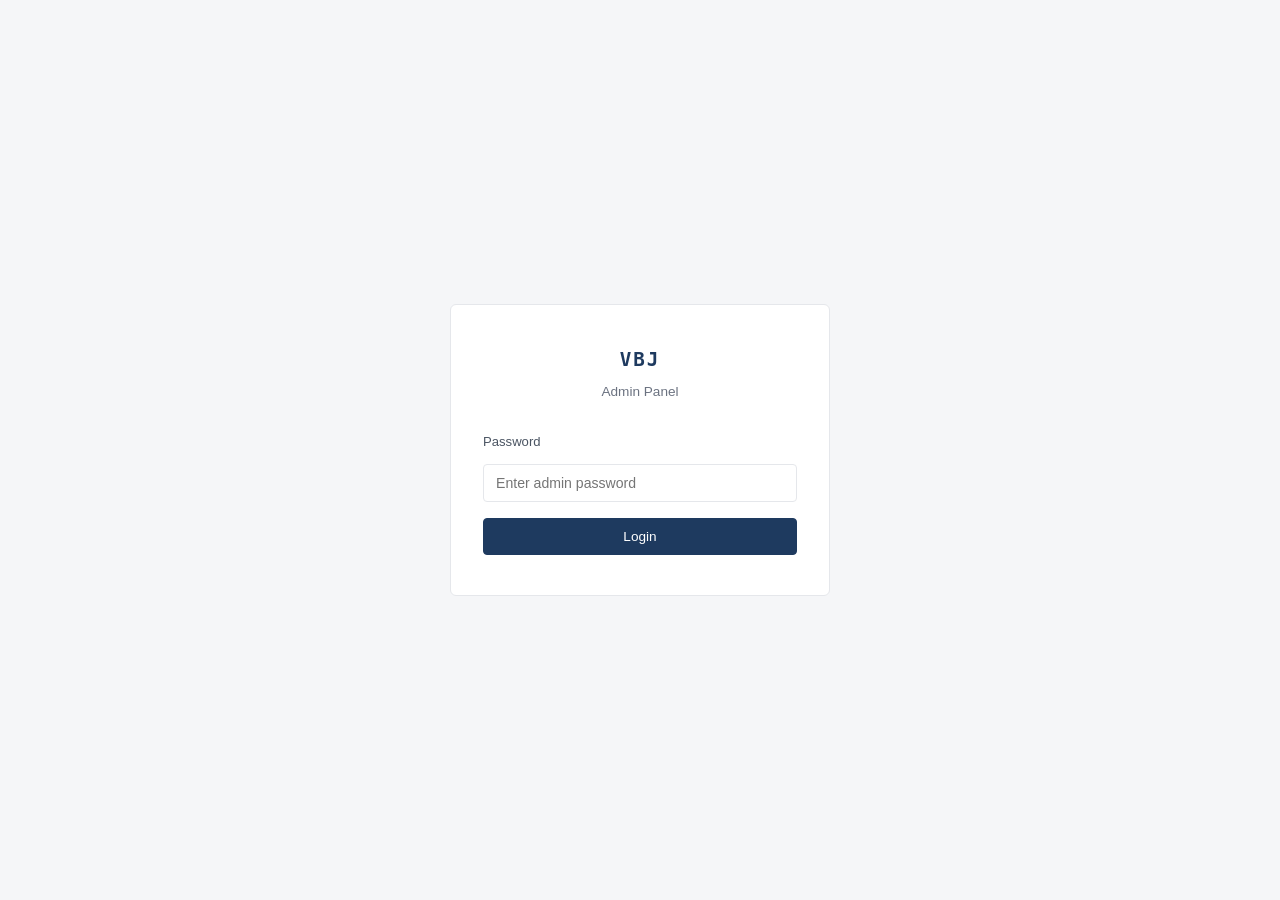
<file: admin.html>
<!DOCTYPE html>
<html lang="en">
<head>
  <meta charset="UTF-8">
  <meta name="viewport" content="width=device-width, initial-scale=1.0">
  <meta http-equiv="Content-Security-Policy" content="default-src 'self'; script-src 'self'; style-src 'self' https://fonts.googleapis.com; font-src https://fonts.gstatic.com; img-src 'self' https://avatars.githubusercontent.com; connect-src 'self';">
  <meta name="robots" content="noindex, nofollow">
  <title>Admin Panel | Portfolio</title>
  <link rel="icon" type="image/x-icon" href="https://avatars.githubusercontent.com/u/48354097?v=4">
  <link rel="preconnect" href="https://fonts.googleapis.com">
  <link rel="preconnect" href="https://fonts.gstatic.com" crossorigin>
  <link href="https://fonts.googleapis.com/css2?family=Inter:wght@400;500;600;700&display=swap" rel="stylesheet">
  <link rel="stylesheet" href="styles.css">
  <link rel="stylesheet" href="admin.css">
</head>
<body>

  <!-- Login Screen -->
  <div id="login-screen" class="login-screen">
    <div class="login-card">
      <div class="login-header">
        <span class="login-brand">VBJ</span>
        <span class="login-title">Admin Panel</span>
      </div>
      <form id="login-form" class="login-form">
        <label for="login-password" class="login-label">Password</label>
        <input type="password" id="login-password" class="login-input" placeholder="Enter admin password" autocomplete="current-password" required>
        <div id="login-error" class="login-error" hidden>Incorrect password</div>
        <button type="submit" class="btn-primary login-btn">Login</button>
      </form>
    </div>
  </div>

  <!-- Admin Panel -->
  <div id="admin-panel" class="admin-panel" hidden>

    <header class="toolbar">
      <span class="toolbar-brand">VBJ <span class="admin-badge">Admin</span></span>
      <div class="toolbar-controls">
        <select id="admin-lang" class="lang-select" aria-label="Language">
          <option value="en">EN</option>
          <option value="pt">PT</option>
        </select>
        <button id="admin-theme" class="theme-toggle" title="Toggle theme" aria-label="Toggle theme">&#9790;</button>
        <button id="btn-logout" class="btn-secondary btn-sm">Logout</button>
      </div>
    </header>

    <div class="admin-container">

      <!-- Action Bar -->
      <div class="action-bar">
        <div class="action-bar-left">
          <h1 class="admin-heading">Projects & Resources</h1>
          <span id="admin-count" class="resources-count">0 items</span>
        </div>
        <div class="action-bar-right">
          <button id="btn-add" class="btn-primary btn-sm">+ Add Item</button>
          <button id="btn-import" class="btn-secondary btn-sm">Import JSON</button>
          <button id="btn-export" class="btn-secondary btn-sm">Export JSON</button>
          <button id="btn-apply" class="btn-primary btn-sm">Apply to Site</button>
          <button id="btn-clear-local" class="btn-danger btn-sm">Clear Local</button>
        </div>
      </div>

      <!-- Category Tabs -->
      <div class="tab-bar">
        <button class="tab-btn active" data-category="projects">Projects</button>
        <button class="tab-btn" data-category="useful">Useful Links</button>
      </div>

      <!-- Items Table -->
      <div class="items-table-wrapper">
        <table class="items-table" id="items-table">
          <thead>
            <tr>
              <th class="col-order">#</th>
              <th class="col-title">Title</th>
              <th class="col-desc">Description</th>
              <th class="col-link">Link</th>
              <th class="col-actions">Actions</th>
            </tr>
          </thead>
          <tbody id="items-tbody"></tbody>
        </table>
        <div id="empty-state" class="empty-state" hidden>
          <p>No items yet. Click "+ Add Item" to create one.</p>
        </div>
      </div>

      <!-- Preview Section -->
      <div class="preview-section">
        <div class="preview-header">
          <h2 class="preview-title">Preview</h2>
          <span class="preview-hint">Shows how items will appear on the site</span>
        </div>
        <div id="preview-area" class="preview-area"></div>
      </div>

    </div>
  </div>

  <!-- Add/Edit Modal -->
  <div id="item-modal" class="modal-overlay" hidden>
    <div class="modal">
      <div class="modal-header">
        <h2 id="modal-title" class="modal-heading">Add Item</h2>
        <button id="modal-close" class="modal-close">&times;</button>
      </div>
      <form id="item-form" class="modal-form">
        <div class="form-row">
          <div class="form-group">
            <label for="field-title-en">Title (EN)</label>
            <input type="text" id="field-title-en" required>
          </div>
          <div class="form-group">
            <label for="field-title-pt">Title (PT)</label>
            <input type="text" id="field-title-pt" required>
          </div>
        </div>
        <div class="form-row">
          <div class="form-group">
            <label for="field-desc-en">Description (EN)</label>
            <input type="text" id="field-desc-en" required>
          </div>
          <div class="form-group">
            <label for="field-desc-pt">Description (PT)</label>
            <input type="text" id="field-desc-pt" required>
          </div>
        </div>
        <div class="form-row">
          <div class="form-group full-width">
            <label for="field-link">Link (URL)</label>
            <input type="url" id="field-link" required>
          </div>
        </div>
        <div class="form-row">
          <div class="form-group full-width">
            <label for="field-category">Category</label>
            <select id="field-category" required>
              <option value="projects">Projects</option>
              <option value="useful">Useful Links</option>
            </select>
          </div>
        </div>
        <input type="hidden" id="field-edit-index" value="-1">
        <input type="hidden" id="field-edit-cat" value="">
        <div class="modal-actions">
          <button type="button" id="modal-cancel" class="btn-secondary">Cancel</button>
          <button type="submit" class="btn-primary">Save</button>
        </div>
      </form>
    </div>
  </div>

  <!-- Confirm Delete Modal -->
  <div id="delete-modal" class="modal-overlay" hidden>
    <div class="modal modal-sm">
      <div class="modal-header">
        <h2 class="modal-heading">Confirm Delete</h2>
        <button id="delete-modal-close" class="modal-close">&times;</button>
      </div>
      <p class="modal-body-text">Are you sure you want to delete "<span id="delete-item-name"></span>"?</p>
      <div class="modal-actions">
        <button id="delete-cancel" class="btn-secondary">Cancel</button>
        <button id="delete-confirm" class="btn-danger">Delete</button>
      </div>
    </div>
  </div>

  <!-- Hidden file input for import -->
  <input type="file" id="file-import" accept=".json" hidden>

  <script src="admin.js"></script>
</body>
</html>
</file>
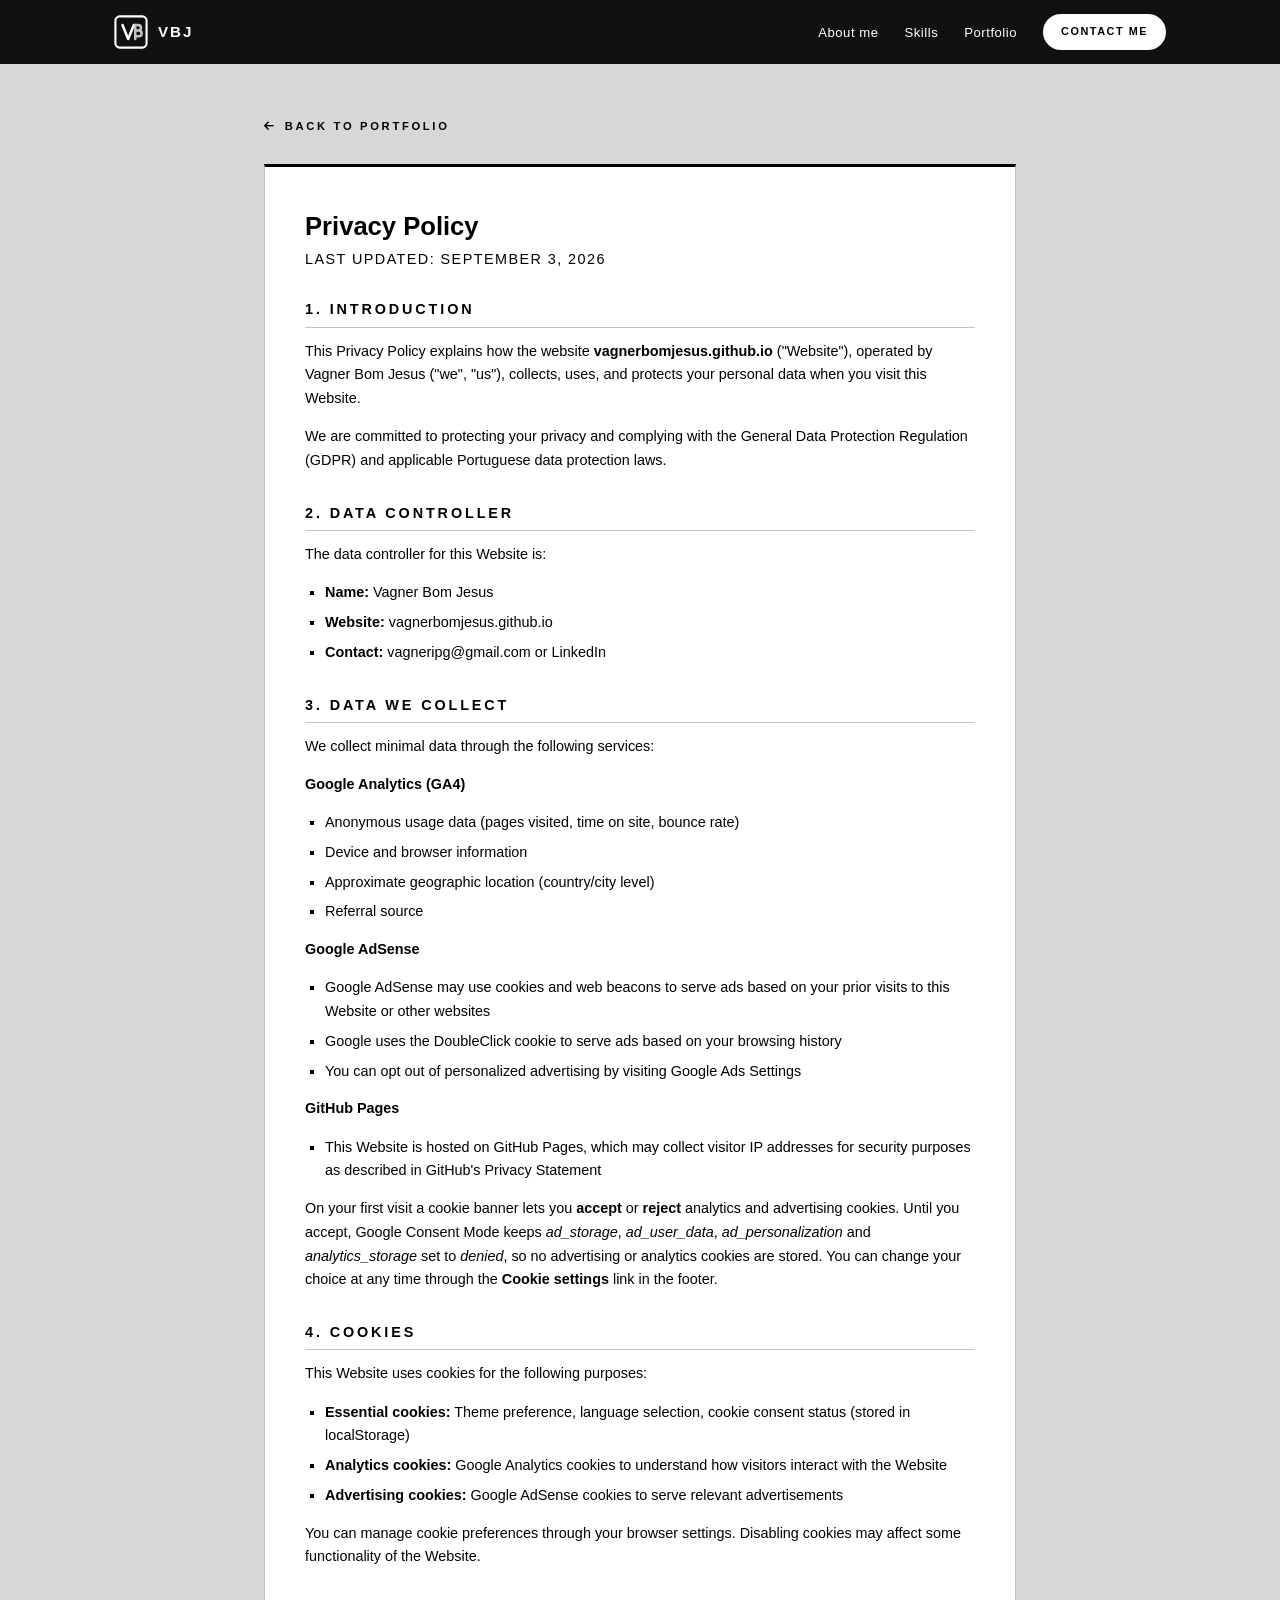
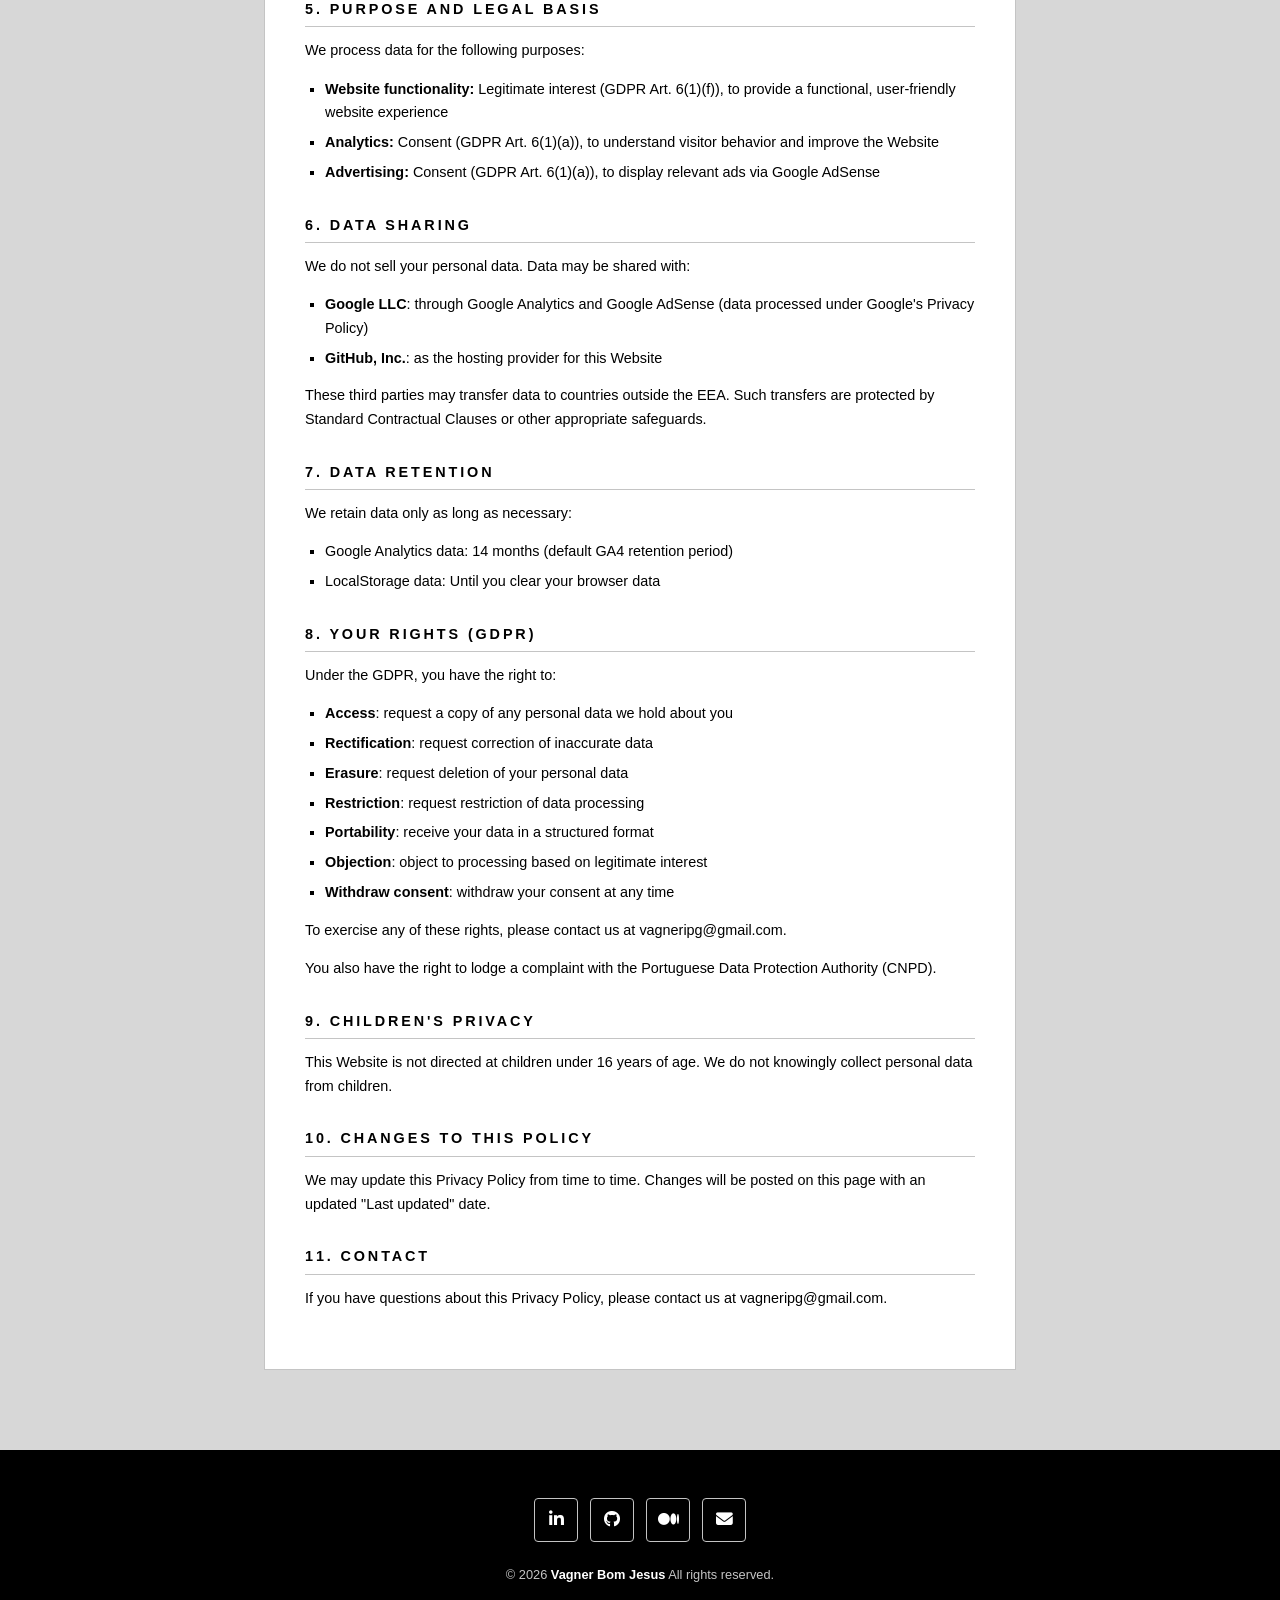
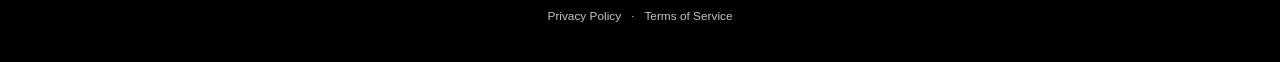
<file: privacy-policy.html>
<!DOCTYPE html>
<html lang="en">
<head>
  <meta charset="UTF-8">
  <meta name="viewport" content="width=device-width, initial-scale=1.0">
  <meta http-equiv="Content-Security-Policy" content="default-src 'self'; script-src 'self' 'unsafe-inline'; style-src 'self' https://fonts.googleapis.com https://cdnjs.cloudflare.com 'unsafe-inline'; font-src https://fonts.gstatic.com https://cdnjs.cloudflare.com; img-src 'self' https://avatars.githubusercontent.com data:; connect-src 'self';">
  <meta name="robots" content="index, follow">
  <meta name="description" content="Privacy Policy for vagnerbomjesus.github.io - how visitor data is collected and processed (GDPR).">
  <meta name="author" content="Vagner Bom Jesus">
  <meta name="theme-color" content="#000000">
  <title>Privacy Policy | Vagner Bom Jesus</title>
  <link rel="icon" type="image/svg+xml" href="/assets/img/favicon.svg">
  <link rel="canonical" href="https://vagnerbomjesus.github.io/privacy-policy.html">
  <link rel="preconnect" href="https://fonts.googleapis.com">
  <link rel="preconnect" href="https://fonts.gstatic.com" crossorigin>
  <link href="https://fonts.googleapis.com/css2?family=Montserrat:wght@400;500;600;700;800&family=Inter:wght@400;500;600&display=swap" rel="stylesheet">
  <link href="https://cdnjs.cloudflare.com/ajax/libs/font-awesome/6.4.2/css/all.min.css" rel="stylesheet">
  <link rel="stylesheet" href="/assets/css/main.css?v=10">
</head>
<body>
  <header class="site-header">
    <div class="container site-header__inner">
      <a href="/" class="brand" aria-label="Vagner Bom Jesus - home">
        <svg class="brand__mark" viewBox="0 0 48 48" width="34" height="34" aria-hidden="true">
          <rect x="2" y="2" width="44" height="44" rx="6" fill="none" stroke="currentColor" stroke-width="3"/>
          <path d="M12 14l8 20 8-20" fill="none" stroke="currentColor" stroke-width="3.5" stroke-linecap="round" stroke-linejoin="round"/>
          <path d="M30 14v20" fill="none" stroke="#C4C4C4" stroke-width="3.5" stroke-linecap="round"/>
          <path d="M30 14h4a4 4 0 0 1 0 8h-4M30 22h5a4 4 0 0 1 0 8h-5" fill="none" stroke="#C4C4C4" stroke-width="3.5" stroke-linecap="round" stroke-linejoin="round"/>
        </svg>
        <span class="brand__text">VBJ</span>
      </a>
      <nav class="site-nav" aria-label="Main navigation">
        <ul class="site-nav__list">
          <li><a href="/#about" class="site-nav__link">About me</a></li>
          <li><a href="/#skills" class="site-nav__link">Skills</a></li>
          <li><a href="/#portfolio" class="site-nav__link">Portfolio</a></li>
          <li><a href="/#contact" class="site-nav__cta">Contact me</a></li>
        </ul>
      </nav>
    </div>
  </header>

  <main class="page">
    <div class="container">
      <a href="/" class="page__back"><i class="fas fa-arrow-left" aria-hidden="true"></i> Back to portfolio</a>
      <article class="page__panel">
        <h1 class="page__title">Privacy Policy</h1>
        <p class="page__updated">Last updated: September 3, 2026</p>

        <h2>1. Introduction</h2>
        <p>This Privacy Policy explains how the website <strong>vagnerbomjesus.github.io</strong> ("Website"), operated by Vagner Bom Jesus ("we", "us"), collects, uses, and protects your personal data when you visit this Website.</p>
        <p>We are committed to protecting your privacy and complying with the General Data Protection Regulation (GDPR) and applicable Portuguese data protection laws.</p>

        <h2>2. Data Controller</h2>
        <p>The data controller for this Website is:</p>
        <ul>
          <li><strong>Name:</strong> Vagner Bom Jesus</li>
          <li><strong>Website:</strong> <a href="https://vagnerbomjesus.github.io">vagnerbomjesus.github.io</a></li>
          <li><strong>Contact:</strong> <a href="mailto:vagneripg@gmail.com">vagneripg@gmail.com</a> or <a href="https://www.linkedin.com/in/vagnerbomjesus" target="_blank" rel="noopener noreferrer">LinkedIn</a></li>
        </ul>

        <h2>3. Data We Collect</h2>
        <p>We collect minimal data through the following services:</p>

        <p><strong>Google Analytics (GA4)</strong></p>
        <ul>
          <li>Anonymous usage data (pages visited, time on site, bounce rate)</li>
          <li>Device and browser information</li>
          <li>Approximate geographic location (country/city level)</li>
          <li>Referral source</li>
        </ul>

        <p><strong>Google AdSense</strong></p>
        <ul>
          <li>Google AdSense may use cookies and web beacons to serve ads based on your prior visits to this Website or other websites</li>
          <li>Google uses the DoubleClick cookie to serve ads based on your browsing history</li>
          <li>You can opt out of personalized advertising by visiting <a href="https://www.google.com/settings/ads" target="_blank" rel="noopener noreferrer">Google Ads Settings</a></li>
        </ul>

        <p><strong>GitHub Pages</strong></p>
        <ul>
          <li>This Website is hosted on GitHub Pages, which may collect visitor IP addresses for security purposes as described in <a href="https://docs.github.com/en/site-policy/privacy-policies/github-general-privacy-statement" target="_blank" rel="noopener noreferrer">GitHub's Privacy Statement</a></li>
        </ul>

        <p>On your first visit a cookie banner lets you <strong>accept</strong> or <strong>reject</strong> analytics and advertising cookies. Until you accept, Google Consent Mode keeps <em>ad_storage</em>, <em>ad_user_data</em>, <em>ad_personalization</em> and <em>analytics_storage</em> set to <em>denied</em>, so no advertising or analytics cookies are stored. You can change your choice at any time through the <strong>Cookie settings</strong> link in the footer.</p>
        <h2>4. Cookies</h2>
        <p>This Website uses cookies for the following purposes:</p>
        <ul>
          <li><strong>Essential cookies:</strong> Theme preference, language selection, cookie consent status (stored in localStorage)</li>
          <li><strong>Analytics cookies:</strong> Google Analytics cookies to understand how visitors interact with the Website</li>
          <li><strong>Advertising cookies:</strong> Google AdSense cookies to serve relevant advertisements</li>
        </ul>
        <p>You can manage cookie preferences through your browser settings. Disabling cookies may affect some functionality of the Website.</p>

        <h2>5. Purpose and Legal Basis</h2>
        <p>We process data for the following purposes:</p>
        <ul>
          <li><strong>Website functionality:</strong> Legitimate interest (GDPR Art. 6(1)(f)), to provide a functional, user-friendly website experience</li>
          <li><strong>Analytics:</strong> Consent (GDPR Art. 6(1)(a)), to understand visitor behavior and improve the Website</li>
          <li><strong>Advertising:</strong> Consent (GDPR Art. 6(1)(a)), to display relevant ads via Google AdSense</li>
        </ul>

        <h2>6. Data Sharing</h2>
        <p>We do not sell your personal data. Data may be shared with:</p>
        <ul>
          <li><strong>Google LLC</strong>: through Google Analytics and Google AdSense (data processed under Google's <a href="https://policies.google.com/privacy" target="_blank" rel="noopener noreferrer">Privacy Policy</a>)</li>
          <li><strong>GitHub, Inc.</strong>: as the hosting provider for this Website</li>
        </ul>
        <p>These third parties may transfer data to countries outside the EEA. Such transfers are protected by Standard Contractual Clauses or other appropriate safeguards.</p>

        <h2>7. Data Retention</h2>
        <p>We retain data only as long as necessary:</p>
        <ul>
          <li>Google Analytics data: 14 months (default GA4 retention period)</li>
          <li>LocalStorage data: Until you clear your browser data</li>
        </ul>

        <h2>8. Your Rights (GDPR)</h2>
        <p>Under the GDPR, you have the right to:</p>
        <ul>
          <li><strong>Access</strong>: request a copy of any personal data we hold about you</li>
          <li><strong>Rectification</strong>: request correction of inaccurate data</li>
          <li><strong>Erasure</strong>: request deletion of your personal data</li>
          <li><strong>Restriction</strong>: request restriction of data processing</li>
          <li><strong>Portability</strong>: receive your data in a structured format</li>
          <li><strong>Objection</strong>: object to processing based on legitimate interest</li>
          <li><strong>Withdraw consent</strong>: withdraw your consent at any time</li>
        </ul>
        <p>To exercise any of these rights, please contact us at <a href="mailto:vagneripg@gmail.com">vagneripg@gmail.com</a>.</p>
        <p>You also have the right to lodge a complaint with the Portuguese Data Protection Authority (<a href="https://www.cnpd.pt" target="_blank" rel="noopener noreferrer">CNPD</a>).</p>

        <h2>9. Children's Privacy</h2>
        <p>This Website is not directed at children under 16 years of age. We do not knowingly collect personal data from children.</p>

        <h2>10. Changes to This Policy</h2>
        <p>We may update this Privacy Policy from time to time. Changes will be posted on this page with an updated "Last updated" date.</p>

        <h2>11. Contact</h2>
        <p>If you have questions about this Privacy Policy, please contact us at <a href="mailto:vagneripg@gmail.com">vagneripg@gmail.com</a>.</p>
      </article>
    </div>
  </main>

  <footer class="site-footer" role="contentinfo">
    <div class="container site-footer__inner">
      <ul class="social-list social-list--light" aria-label="Social profiles">
        <li><a href="https://www.linkedin.com/in/vagnerbomjesus" target="_blank" rel="noopener noreferrer" class="social-btn" aria-label="LinkedIn"><i class="fab fa-linkedin-in" aria-hidden="true"></i></a></li>
        <li><a href="https://github.com/VagnerBomJesus" target="_blank" rel="noopener noreferrer" class="social-btn" aria-label="GitHub"><i class="fab fa-github" aria-hidden="true"></i></a></li>
        <li><a href="https://vagnerbomjesus.medium.com/" target="_blank" rel="noopener noreferrer" class="social-btn" aria-label="Medium"><i class="fab fa-medium" aria-hidden="true"></i></a></li>
        <li><a href="mailto:vagneripg@gmail.com" class="social-btn" aria-label="Email"><i class="fas fa-envelope" aria-hidden="true"></i></a></li>
      </ul>
      <p class="site-footer__copy">&copy; 2026 <strong>Vagner Bom Jesus</strong> All rights reserved.</p>
      <p class="site-footer__links">
        <a href="/privacy-policy.html">Privacy Policy</a>
        <span aria-hidden="true">&middot;</span>
        <a href="/terms.html">Terms of Service</a>
      </p>
    </div>
  </footer>
</body>
</html>
</file>
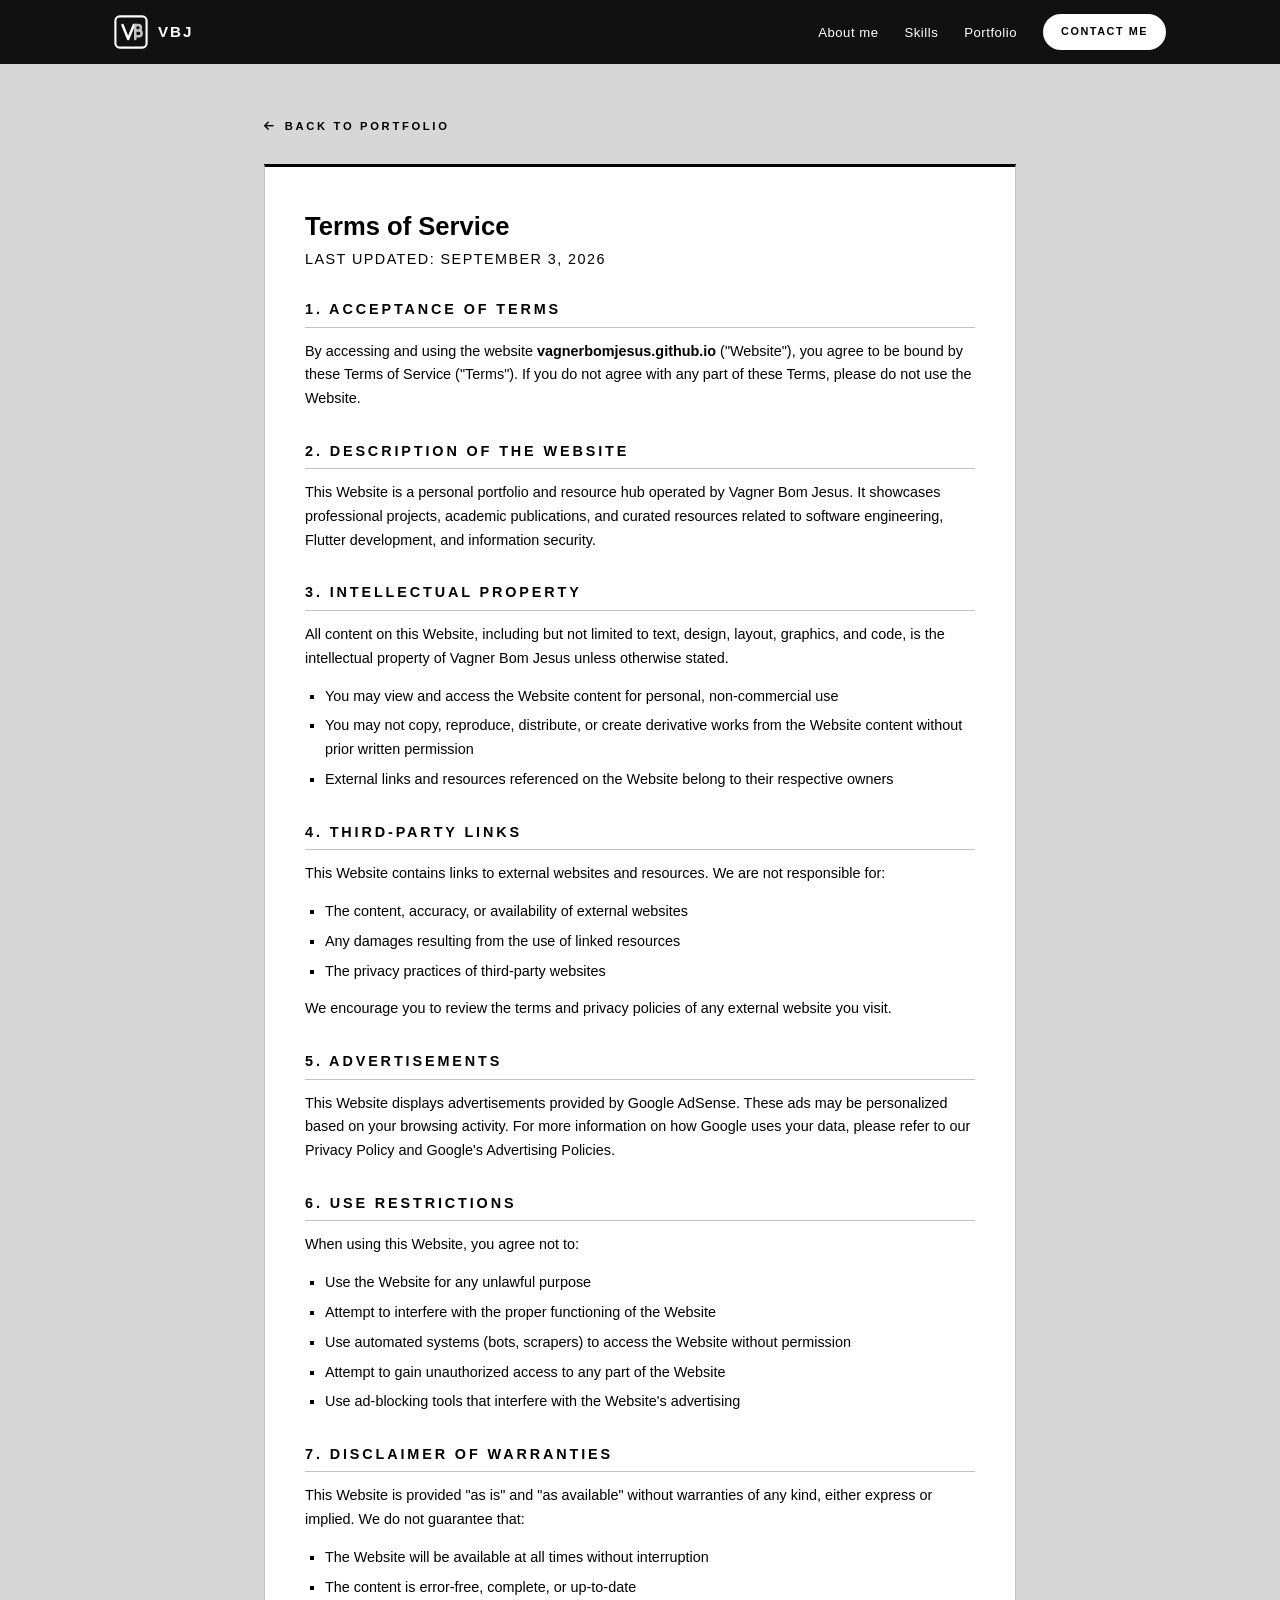
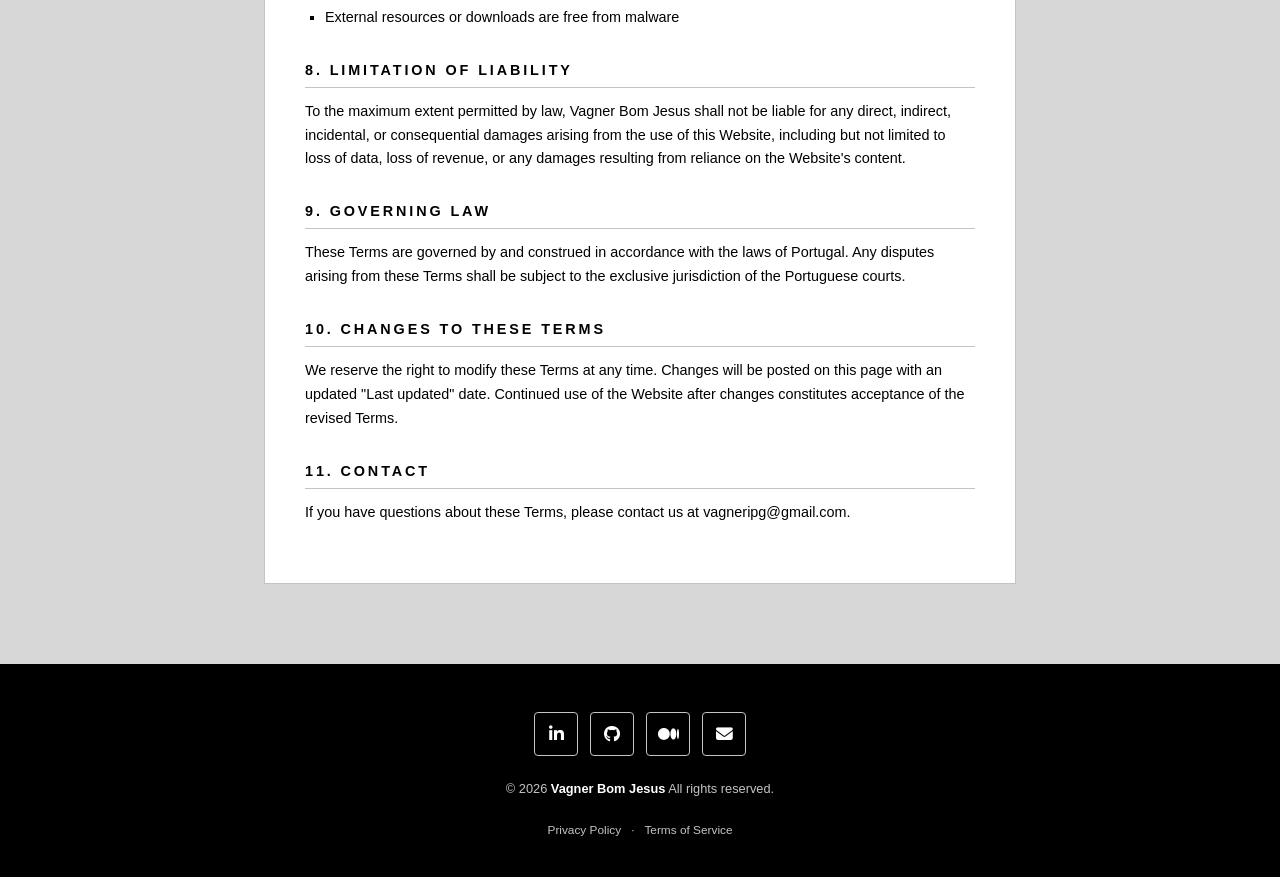
<file: terms.html>
<!DOCTYPE html>
<html lang="en">
<head>
  <meta charset="UTF-8">
  <meta name="viewport" content="width=device-width, initial-scale=1.0">
  <meta http-equiv="Content-Security-Policy" content="default-src 'self'; script-src 'self' 'unsafe-inline'; style-src 'self' https://fonts.googleapis.com https://cdnjs.cloudflare.com 'unsafe-inline'; font-src https://fonts.gstatic.com https://cdnjs.cloudflare.com; img-src 'self' https://avatars.githubusercontent.com data:; connect-src 'self';">
  <meta name="robots" content="index, follow">
  <meta name="description" content="Terms of Service for vagnerbomjesus.github.io.">
  <meta name="author" content="Vagner Bom Jesus">
  <meta name="theme-color" content="#000000">
  <title>Terms of Service | Vagner Bom Jesus</title>
  <link rel="icon" type="image/svg+xml" href="/assets/img/favicon.svg">
  <link rel="canonical" href="https://vagnerbomjesus.github.io/terms.html">
  <link rel="preconnect" href="https://fonts.googleapis.com">
  <link rel="preconnect" href="https://fonts.gstatic.com" crossorigin>
  <link href="https://fonts.googleapis.com/css2?family=Montserrat:wght@400;500;600;700;800&family=Inter:wght@400;500;600&display=swap" rel="stylesheet">
  <link href="https://cdnjs.cloudflare.com/ajax/libs/font-awesome/6.4.2/css/all.min.css" rel="stylesheet">
  <link rel="stylesheet" href="/assets/css/main.css?v=10">
</head>
<body>
  <header class="site-header">
    <div class="container site-header__inner">
      <a href="/" class="brand" aria-label="Vagner Bom Jesus - home">
        <svg class="brand__mark" viewBox="0 0 48 48" width="34" height="34" aria-hidden="true">
          <rect x="2" y="2" width="44" height="44" rx="6" fill="none" stroke="currentColor" stroke-width="3"/>
          <path d="M12 14l8 20 8-20" fill="none" stroke="currentColor" stroke-width="3.5" stroke-linecap="round" stroke-linejoin="round"/>
          <path d="M30 14v20" fill="none" stroke="#C4C4C4" stroke-width="3.5" stroke-linecap="round"/>
          <path d="M30 14h4a4 4 0 0 1 0 8h-4M30 22h5a4 4 0 0 1 0 8h-5" fill="none" stroke="#C4C4C4" stroke-width="3.5" stroke-linecap="round" stroke-linejoin="round"/>
        </svg>
        <span class="brand__text">VBJ</span>
      </a>
      <nav class="site-nav" aria-label="Main navigation">
        <ul class="site-nav__list">
          <li><a href="/#about" class="site-nav__link">About me</a></li>
          <li><a href="/#skills" class="site-nav__link">Skills</a></li>
          <li><a href="/#portfolio" class="site-nav__link">Portfolio</a></li>
          <li><a href="/#contact" class="site-nav__cta">Contact me</a></li>
        </ul>
      </nav>
    </div>
  </header>

  <main class="page">
    <div class="container">
      <a href="/" class="page__back"><i class="fas fa-arrow-left" aria-hidden="true"></i> Back to portfolio</a>
      <article class="page__panel">
        <h1 class="page__title">Terms of Service</h1>
        <p class="page__updated">Last updated: September 3, 2026</p>

        <h2>1. Acceptance of Terms</h2>
        <p>By accessing and using the website <strong>vagnerbomjesus.github.io</strong> ("Website"), you agree to be bound by these Terms of Service ("Terms"). If you do not agree with any part of these Terms, please do not use the Website.</p>

        <h2>2. Description of the Website</h2>
        <p>This Website is a personal portfolio and resource hub operated by Vagner Bom Jesus. It showcases professional projects, academic publications, and curated resources related to software engineering, Flutter development, and information security.</p>

        <h2>3. Intellectual Property</h2>
        <p>All content on this Website, including but not limited to text, design, layout, graphics, and code, is the intellectual property of Vagner Bom Jesus unless otherwise stated.</p>
        <ul>
          <li>You may view and access the Website content for personal, non-commercial use</li>
          <li>You may not copy, reproduce, distribute, or create derivative works from the Website content without prior written permission</li>
          <li>External links and resources referenced on the Website belong to their respective owners</li>
        </ul>

        <h2>4. Third-Party Links</h2>
        <p>This Website contains links to external websites and resources. We are not responsible for:</p>
        <ul>
          <li>The content, accuracy, or availability of external websites</li>
          <li>Any damages resulting from the use of linked resources</li>
          <li>The privacy practices of third-party websites</li>
        </ul>
        <p>We encourage you to review the terms and privacy policies of any external website you visit.</p>

        <h2>5. Advertisements</h2>
        <p>This Website displays advertisements provided by Google AdSense. These ads may be personalized based on your browsing activity. For more information on how Google uses your data, please refer to our <a href="/privacy-policy.html">Privacy Policy</a> and <a href="https://policies.google.com/technologies/ads" target="_blank" rel="noopener noreferrer">Google's Advertising Policies</a>.</p>

        <h2>6. Use Restrictions</h2>
        <p>When using this Website, you agree not to:</p>
        <ul>
          <li>Use the Website for any unlawful purpose</li>
          <li>Attempt to interfere with the proper functioning of the Website</li>
          <li>Use automated systems (bots, scrapers) to access the Website without permission</li>
          <li>Attempt to gain unauthorized access to any part of the Website</li>
          <li>Use ad-blocking tools that interfere with the Website's advertising</li>
        </ul>

        <h2>7. Disclaimer of Warranties</h2>
        <p>This Website is provided "as is" and "as available" without warranties of any kind, either express or implied. We do not guarantee that:</p>
        <ul>
          <li>The Website will be available at all times without interruption</li>
          <li>The content is error-free, complete, or up-to-date</li>
          <li>External resources or downloads are free from malware</li>
        </ul>

        <h2>8. Limitation of Liability</h2>
        <p>To the maximum extent permitted by law, Vagner Bom Jesus shall not be liable for any direct, indirect, incidental, or consequential damages arising from the use of this Website, including but not limited to loss of data, loss of revenue, or any damages resulting from reliance on the Website's content.</p>

        <h2>9. Governing Law</h2>
        <p>These Terms are governed by and construed in accordance with the laws of Portugal. Any disputes arising from these Terms shall be subject to the exclusive jurisdiction of the Portuguese courts.</p>

        <h2>10. Changes to These Terms</h2>
        <p>We reserve the right to modify these Terms at any time. Changes will be posted on this page with an updated "Last updated" date. Continued use of the Website after changes constitutes acceptance of the revised Terms.</p>

        <h2>11. Contact</h2>
        <p>If you have questions about these Terms, please contact us at <a href="mailto:vagneripg@gmail.com">vagneripg@gmail.com</a>.</p>
      </article>
    </div>
  </main>

  <footer class="site-footer" role="contentinfo">
    <div class="container site-footer__inner">
      <ul class="social-list social-list--light" aria-label="Social profiles">
        <li><a href="https://www.linkedin.com/in/vagnerbomjesus" target="_blank" rel="noopener noreferrer" class="social-btn" aria-label="LinkedIn"><i class="fab fa-linkedin-in" aria-hidden="true"></i></a></li>
        <li><a href="https://github.com/VagnerBomJesus" target="_blank" rel="noopener noreferrer" class="social-btn" aria-label="GitHub"><i class="fab fa-github" aria-hidden="true"></i></a></li>
        <li><a href="https://vagnerbomjesus.medium.com/" target="_blank" rel="noopener noreferrer" class="social-btn" aria-label="Medium"><i class="fab fa-medium" aria-hidden="true"></i></a></li>
        <li><a href="mailto:vagneripg@gmail.com" class="social-btn" aria-label="Email"><i class="fas fa-envelope" aria-hidden="true"></i></a></li>
      </ul>
      <p class="site-footer__copy">&copy; 2026 <strong>Vagner Bom Jesus</strong> All rights reserved.</p>
      <p class="site-footer__links">
        <a href="/privacy-policy.html">Privacy Policy</a>
        <span aria-hidden="true">&middot;</span>
        <a href="/terms.html">Terms of Service</a>
      </p>
    </div>
  </footer>
</body>
</html>
</file>
<file: styles.css>
/* === Design System: Flat, Professional, Clean === */

:root {
  /* Colors - Light Mode */
  --bg-primary: #f5f6f8;
  --bg-secondary: #ffffff;
  --bg-card: #ffffff;
  --bg-resource: #ffffff;
  --bg-tag: #f0f2f6;
  --bg-toolbar: #ffffff;
  --bg-pagination: #edf0f4;
  --bg-footer: #f5f6f8;

  --text-primary: #111827;
  --text-secondary: #4b5563;
  --text-muted: #6b7280;
  --text-link: #1e3a5f;
  --text-inverse: #ffffff;

  --border-color: #e5e7eb;
  --border-accent: #1e3a5f;

  --accent: #1e3a5f;
  --accent-hover: #2c5282;
  --accent-light: #eff4fb;
  --accent-subtle: #dbeafe;

  --stat-label: #6b7280;
  --stat-value: #111827;

  --social-bg: transparent;
  --social-color: #6b7280;
  --social-hover-bg: #f0f2f6;
  --social-hover-color: #1e3a5f;

  --btn-primary-bg: #1e3a5f;
  --btn-primary-color: #ffffff;
  --btn-primary-hover: #2c5282;
  --btn-secondary-bg: #f5f6f8;
  --btn-secondary-color: #374151;
  --btn-secondary-hover: #e5e7eb;
  --btn-secondary-border: #e5e7eb;

  --avatar-border: #e5e7eb;
  --avatar-ring: #1e3a5f;

  --resource-hover-bg: #f8fafc;
  --resource-border-left: #cbd5e1;
  --resource-border-left-hover: #1e3a5f;

  --tag-accent-bg: #eff4fb;
  --tag-accent-color: #1e3a5f;
  --tag-accent-border: #bfdbfe;

  /* Spacing */
  --radius: 4px;
  --radius-md: 6px;

  /* Typography */
  --font-family: 'Inter', -apple-system, BlinkMacSystemFont, "Segoe UI", Roboto, "Helvetica Neue", Arial, sans-serif;
  --font-mono: 'SF Mono', 'Fira Code', 'Fira Mono', 'Roboto Mono', monospace;
}

[data-theme="dark"] {
  --bg-primary: #0f1117;
  --bg-secondary: #181b23;
  --bg-card: #181b23;
  --bg-resource: #1c1f2a;
  --bg-tag: #232738;
  --bg-toolbar: #151820;
  --bg-pagination: #232738;
  --bg-footer: #0f1117;

  --text-primary: #f0f2f5;
  --text-secondary: #a0aab8;
  --text-muted: #6b7a90;
  --text-link: #7baaf7;
  --text-inverse: #0f1117;

  --border-color: #2a2f3e;
  --border-accent: #7baaf7;

  --accent: #7baaf7;
  --accent-hover: #93bbfa;
  --accent-light: #1a2640;
  --accent-subtle: #1e2d4a;

  --stat-label: #6b7a90;
  --stat-value: #f0f2f5;

  --social-bg: transparent;
  --social-color: #6b7a90;
  --social-hover-bg: #232738;
  --social-hover-color: #7baaf7;

  --btn-primary-bg: #7baaf7;
  --btn-primary-color: #0f1117;
  --btn-primary-hover: #93bbfa;
  --btn-secondary-bg: #1c1f2a;
  --btn-secondary-color: #a0aab8;
  --btn-secondary-hover: #232738;
  --btn-secondary-border: #2a2f3e;

  --avatar-border: #2a2f3e;
  --avatar-ring: #7baaf7;

  --resource-hover-bg: #1e2230;
  --resource-border-left: #2a2f3e;
  --resource-border-left-hover: #7baaf7;

  --tag-accent-bg: #1a2640;
  --tag-accent-color: #7baaf7;
  --tag-accent-border: #2a4068;
}

/* === Reset & Base === */
*, *::before, *::after {
  box-sizing: border-box;
  margin: 0;
  padding: 0;
}

html {
  -webkit-font-smoothing: antialiased;
  -moz-osx-font-smoothing: grayscale;
}

html, body {
  height: 100vh;
  height: 100dvh;
  overflow: hidden;
}

body {
  font-family: var(--font-family);
  background-color: var(--bg-primary);
  color: var(--text-primary);
  line-height: 1.6;
  display: flex;
  flex-direction: column;
  transition: background-color 0.25s ease, color 0.25s ease;
}

/* Ripple effect */
.ripple {
  position: fixed;
  border-radius: 50%;
  pointer-events: none;
  z-index: 9999;
  animation: ripple-expand 1s ease-out forwards;
}

.ripple-inner {
  border: 1.5px solid var(--accent);
  opacity: 0.3;
}

.ripple-outer {
  border: 1px solid var(--accent);
  opacity: 0.15;
  animation-duration: 1.3s;
}

@keyframes ripple-expand {
  0% {
    width: 0;
    height: 0;
    opacity: var(--ripple-opacity, 0.3);
    transform: translate(-50%, -50%);
  }
  50% {
    opacity: calc(var(--ripple-opacity, 0.3) * 0.6);
  }
  100% {
    width: var(--ripple-size, 100px);
    height: var(--ripple-size, 100px);
    opacity: 0;
    transform: translate(-50%, -50%);
  }
}

/* Focus visible for keyboard navigation */
:focus-visible {
  outline: 2px solid var(--accent);
  outline-offset: 2px;
}

button:focus-visible,
.social-btn:focus-visible,
.tab-btn:focus-visible,
.page-btn-custom:focus-visible {
  outline: 2px solid var(--accent);
  outline-offset: 2px;
}

.resource-link:focus-visible .resource-card {
  border-color: var(--accent);
  border-left-color: var(--accent);
}

a {
  color: var(--text-link);
  text-decoration: none;
  transition: color 0.15s ease;
}

a:hover {
  color: var(--accent-hover);
}

/* === Scroll Progress === */
.scroll-progress {
  position: fixed;
  top: 0;
  left: 0;
  height: 3px;
  width: 0;
  background: var(--accent);
  z-index: 100;
  transition: width 0.1s linear, background-color 0.25s ease;
}

/* === Toolbar / Header === */
.toolbar {
  flex-shrink: 0;
  z-index: 10;
  display: flex;
  align-items: center;
  justify-content: space-between;
  padding: 0 32px;
  height: 48px;
  background: var(--bg-toolbar);
  border-bottom: 1px solid var(--border-color);
  transition: background-color 0.25s ease, border-color 0.25s ease;
}

.toolbar-brand {
  font-family: var(--font-mono);
  font-size: 0.95rem;
  font-weight: 700;
  color: var(--accent);
  letter-spacing: 2px;
  user-select: none;
}

.toolbar-controls {
  display: flex;
  align-items: center;
  gap: 8px;
}

/* Language Selector Dropdown */
.lang-dropdown {
  position: relative;
  display: inline-block;
}

.lang-trigger {
  display: flex;
  align-items: center;
  gap: 6px;
  padding: 5px 10px;
  border-radius: 20px;
  border: 1px solid var(--border-color);
  background: var(--bg-secondary);
  color: var(--text-secondary);
  font-size: 0.8rem;
  font-weight: 500;
  font-family: var(--font-family);
  cursor: pointer;
  backdrop-filter: blur(8px);
  transition: border-color 0.2s ease, background-color 0.2s ease;
}

.lang-trigger:hover {
  border-color: var(--accent);
  background: var(--bg-tag);
}

.lang-flag-svg {
  border-radius: 2px;
  flex-shrink: 0;
}

.lang-label {
  letter-spacing: 0.5px;
}

.lang-chevron {
  font-size: 0.55rem;
  transition: transform 0.2s ease;
  color: var(--text-muted);
}

.lang-dropdown.open .lang-chevron {
  transform: rotate(180deg);
}

.lang-menu {
  position: absolute;
  top: calc(100% + 6px);
  right: 0;
  min-width: 160px;
  border-radius: 12px;
  border: 1px solid var(--border-color);
  background: var(--bg-card);
  backdrop-filter: blur(16px);
  box-shadow: 0 8px 24px rgba(0, 0, 0, 0.12);
  overflow: hidden;
  opacity: 0;
  transform: translateY(-4px);
  pointer-events: none;
  transition: opacity 0.2s ease, transform 0.2s ease;
  z-index: 100;
}

[data-theme="dark"] .lang-menu {
  box-shadow: 0 8px 24px rgba(0, 0, 0, 0.4);
}

.lang-dropdown.open .lang-menu {
  opacity: 1;
  transform: translateY(0);
  pointer-events: auto;
}

.lang-option {
  display: flex;
  align-items: center;
  gap: 8px;
  width: 100%;
  padding: 8px 12px;
  border: none;
  background: none;
  color: var(--text-secondary);
  font-size: 0.82rem;
  font-family: var(--font-family);
  cursor: pointer;
  transition: background-color 0.15s ease;
  text-align: left;
}

.lang-option:hover {
  background: var(--bg-tag);
}

.lang-option.active {
  color: var(--accent);
  font-weight: 600;
}

.lang-option-label {
  flex: 1;
}

.lang-check {
  font-size: 0.65rem;
  color: var(--accent);
  opacity: 0;
  transition: opacity 0.15s ease;
}

.lang-option.active .lang-check {
  opacity: 1;
}

/* Theme Toggle Slider */
.theme-toggle-slider {
  position: relative;
  width: 56px;
  height: 28px;
  padding: 3px;
  border-radius: 14px;
  cursor: pointer;
  transition: background-color 0.3s ease, border-color 0.3s ease;
  background: #ffffff;
  border: 1px solid var(--border-color);
  display: flex;
  align-items: center;
}

[data-theme="dark"] .theme-toggle-slider {
  background: #09090b;
  border-color: #27272a;
}

.toggle-thumb {
  position: absolute;
  width: 22px;
  height: 22px;
  border-radius: 50%;
  display: flex;
  align-items: center;
  justify-content: center;
  transition: transform 0.3s ease, background-color 0.3s ease;
  background: #e4e4e7;
  transform: translateX(26px);
  z-index: 1;
}

[data-theme="dark"] .toggle-thumb {
  background: #27272a;
  transform: translateX(0);
}

.toggle-bg-icon {
  position: absolute;
  width: 22px;
  height: 22px;
  border-radius: 50%;
  display: flex;
  align-items: center;
  justify-content: center;
  left: 3px;
  transition: opacity 0.3s ease;
}

[data-theme="dark"] .toggle-bg-icon {
  left: auto;
  right: 3px;
}

.toggle-thumb .toggle-icon {
  font-size: 0.7rem;
  color: #18181b;
  transition: color 0.3s ease;
}

[data-theme="dark"] .toggle-thumb .toggle-icon {
  color: #ffffff;
}

.toggle-bg-icon .toggle-icon {
  font-size: 0.7rem;
  color: #a1a1aa;
  transition: color 0.3s ease;
}

[data-theme="dark"] .toggle-bg-icon .toggle-icon {
  color: #71717a;
}

.theme-toggle-slider:hover {
  border-color: var(--accent);
}

.theme-toggle-slider:active {
  transform: scale(0.95);
}

/* === Theme Transition Overlay === */
.theme-transition-overlay {
  position: fixed;
  inset: 0;
  background: var(--bg-primary);
  z-index: 9998;
  opacity: 0;
  pointer-events: none;
  transition: opacity 0.3s ease;
}

.theme-transition-overlay.active {
  opacity: 0.4;
}

/* === Main Layout === */
.main-container {
  position: relative;
  z-index: 1;
  display: flex;
  flex-direction: row;
  justify-content: center;
  align-items: stretch;
  gap: 28px;
  max-width: 960px;
  margin: 0 auto;
  padding: 20px 24px;
  flex: 1;
  width: 100%;
  min-height: 0;
  overflow: hidden;
}

/* === Profile Card === */
.profile-col {
  flex: 0 0 340px;
  min-width: 0;
  overflow: hidden;
}

.profile-card {
  background: var(--bg-card);
  border: 1px solid var(--border-color);
  border-radius: var(--radius-md);
  padding: 28px 24px 24px;
  transition: background-color 0.25s ease, border-color 0.25s ease;
}

.profile-header {
  text-align: center;
  margin-bottom: 20px;
}

.avatar-wrapper {
  position: relative;
  display: inline-block;
  margin-bottom: 14px;
}

.avatar {
  width: 96px;
  height: 96px;
  border-radius: 50%;
  object-fit: cover;
  border: 3px solid var(--avatar-border);
  display: block;
  transition: border-color 0.3s ease, box-shadow 0.3s ease;
}

.avatar:hover {
  border-color: var(--accent);
  box-shadow: 0 0 0 4px var(--accent-light), 0 0 16px rgba(30, 58, 95, 0.15);
}

[data-theme="dark"] .avatar:hover {
  box-shadow: 0 0 0 4px var(--accent-light), 0 0 16px rgba(123, 170, 247, 0.2);
}

.status-dot {
  position: absolute;
  bottom: 4px;
  right: 4px;
  width: 14px;
  height: 14px;
  background: #22c55e;
  border: 2.5px solid var(--bg-card);
  border-radius: 50%;
  transition: border-color 0.25s ease;
  animation: pulse-dot 2s ease-in-out infinite;
}

@keyframes pulse-dot {
  0%, 100% { box-shadow: 0 0 0 0 rgba(34, 197, 94, 0.4); }
  50% { box-shadow: 0 0 0 6px rgba(34, 197, 94, 0); }
}

.profile-name {
  font-size: 1.25rem;
  font-weight: 700;
  color: var(--text-primary);
  margin: 0 0 2px 0;
  padding: 0;
  letter-spacing: -0.01em;
  cursor: default;
  transition: text-shadow 0.3s ease;
  line-height: 1.4;
}


.profile-username {
  font-size: 0.82rem;
  color: var(--text-muted);
  font-family: var(--font-mono);
  margin-bottom: 0;
  cursor: default;
  transition: text-shadow 0.3s ease;
}


.profile-role {
  font-size: 0.82rem;
  color: var(--accent);
  font-weight: 500;
  margin: 12px 0 0;
  padding: 0 4px;
  line-height: 1.5;
  cursor: default;
  transition: text-shadow 0.3s ease;
}

.typing-active::after {
  content: '|';
  animation: blink-cursor 0.6s step-end infinite;
  color: var(--accent);
  font-weight: 400;
}

@keyframes blink-cursor {
  0%, 100% { opacity: 1; }
  50% { opacity: 0; }
}

.profile-bio {
  font-size: 0.85rem;
  color: var(--text-secondary);
  margin: 12px 0 0;
  line-height: 1.6;
  padding: 0 4px;
}

/* GitHub Stats */
.github-stats {
  display: none;
  justify-content: center;
  gap: 16px;
  margin-bottom: 12px;
  padding: 8px 0;
}

.github-stats.github-stats-skeleton {
  display: flex;
}

.github-stats.loaded {
  display: flex;
}

/* Skeleton pulse animation */
.skeleton-pulse {
  display: block;
  background: var(--bg-tag);
  border-radius: var(--radius);
  animation: skeleton-shimmer 1.5s infinite ease-in-out;
}

@keyframes skeleton-shimmer {
  0%, 100% { opacity: 0.4; }
  50% { opacity: 1; }
}

.stat-skel-val {
  width: 28px;
  height: 16px;
  margin: 0 auto 4px;
}

.stat-skel-label {
  width: 48px;
  height: 10px;
  margin: 0 auto;
}

.github-stat {
  text-align: center;
}

.github-stat-value {
  font-size: 1rem;
  font-weight: 700;
  color: var(--accent);
  font-family: var(--font-mono);
  display: block;
  line-height: 1.2;
}

.github-stat-label {
  font-size: 0.65rem;
  color: var(--text-muted);
  text-transform: uppercase;
  letter-spacing: 0.5px;
}

/* Visitor Badge */
.visitor-badge {
  display: none;
  font-size: 0.72rem;
  color: var(--text-muted);
  font-family: var(--font-mono);
  margin-bottom: 12px;
  padding: 3px 10px;
  background: var(--bg-tag);
  border-radius: var(--radius);
  transition: background-color 0.25s ease, color 0.25s ease;
}

.visitor-badge.loaded {
  display: inline-block;
}

/* Social Links */
.social-row {
  display: flex;
  justify-content: center;
  gap: 6px;
  margin-bottom: 18px;
}

.social-btn {
  display: inline-flex;
  align-items: center;
  justify-content: center;
  width: 36px;
  height: 36px;
  background: var(--social-bg);
  color: var(--social-color);
  border: 1px solid var(--border-color);
  border-radius: var(--radius);
  font-size: 1.05rem;
  transition: all 0.15s ease;
  position: relative;
}

.social-btn:hover {
  color: var(--social-hover-color);
  background: var(--social-hover-bg);
  border-color: var(--social-hover-color);
  text-decoration: none;
}

/* Animated Tooltip */
.social-btn::after {
  content: attr(data-tooltip);
  position: absolute;
  bottom: calc(100% + 6px);
  left: 50%;
  transform: translateX(-50%) translateY(4px);
  background: var(--text-primary);
  color: var(--bg-primary);
  font-size: 0.65rem;
  font-weight: 500;
  font-family: var(--font-family);
  padding: 3px 8px;
  border-radius: var(--radius);
  white-space: nowrap;
  opacity: 0;
  pointer-events: none;
  transition: opacity 0.2s ease, transform 0.2s ease;
}

.social-btn:hover::after {
  opacity: 1;
  transform: translateX(-50%) translateY(0);
}

/* Action Buttons */
.profile-actions {
  display: flex;
  flex-direction: row;
  gap: 6px;
}

/* Interactive Hover Buttons */
.profile-actions a {
  flex: 1 1 0;
  min-width: 0;
}

.hover-btn {
  position: relative;
  display: flex;
  align-items: center;
  justify-content: center;
  overflow: hidden;
  border-radius: 50px;
  padding: 9px 16px;
  font-size: 0.85rem;
  font-weight: 600;
  font-family: var(--font-family);
  text-align: center;
  cursor: pointer;
  text-decoration: none;
}

.hover-btn-text {
  display: inline-block;
  transition: transform 0.3s ease, opacity 0.3s ease;
}

.hover-btn:hover .hover-btn-text {
  transform: translateX(40px);
  opacity: 0;
}

.hover-btn-overlay {
  position: absolute;
  top: 0;
  left: 0;
  width: 100%;
  height: 100%;
  display: flex;
  align-items: center;
  justify-content: center;
  gap: 6px;
  opacity: 0;
  transform: translateX(40px);
  transition: transform 0.3s ease, opacity 0.3s ease;
  z-index: 2;
  pointer-events: none;
}

.hover-btn:hover .hover-btn-overlay {
  transform: translateX(-2px);
  opacity: 1;
}

.hover-btn-overlay .fa-arrow-right {
  font-size: 0.75rem;
}

.hover-btn-circle {
  position: absolute;
  left: 15%;
  top: 50%;
  width: 8px;
  height: 8px;
  border-radius: 50%;
  transform: translateY(-50%) scale(1);
  transition: all 0.3s ease;
  z-index: 1;
}

.hover-btn:hover .hover-btn-circle {
  left: 0;
  top: 0;
  width: 100%;
  height: 100%;
  transform: translateY(0) scale(1.8);
  border-radius: 0;
}

/* Primary variant */
/* Ripple on click */
.hover-btn .btn-ripple {
  position: absolute;
  border-radius: 50%;
  background: rgba(255, 255, 255, 0.4);
  transform: scale(0);
  animation: btn-ripple-anim 0.5s ease-out forwards;
  pointer-events: none;
  z-index: 3;
}

@keyframes btn-ripple-anim {
  to {
    transform: scale(4);
    opacity: 0;
  }
}

.hover-btn-primary {
  background: var(--bg-secondary);
  color: var(--btn-primary-bg);
  border: 1px solid var(--btn-primary-bg);
}

.hover-btn-primary .hover-btn-circle {
  background: var(--btn-primary-bg);
}

.hover-btn-primary .hover-btn-overlay {
  color: var(--btn-primary-color);
}

/* Secondary variant */
.hover-btn-secondary {
  background: var(--btn-secondary-bg);
  color: var(--btn-secondary-color);
  border: 1px solid var(--btn-secondary-border);
}

.hover-btn-secondary .hover-btn-circle {
  background: var(--accent);
}

.hover-btn-secondary .hover-btn-overlay {
  color: var(--btn-primary-color);
}

/* Keep old classes for 404 page */
.btn-primary {
  display: block;
  background: var(--btn-primary-bg);
  color: var(--btn-primary-color);
  border: 1px solid var(--btn-primary-bg);
  border-radius: var(--radius);
  padding: 8px 16px;
  font-size: 0.85rem;
  font-weight: 500;
  font-family: var(--font-family);
  text-align: center;
  cursor: pointer;
  transition: background-color 0.15s ease, color 0.25s ease;
}

.btn-primary:hover {
  background: var(--btn-primary-hover);
  border-color: var(--btn-primary-hover);
  color: var(--btn-primary-color);
  text-decoration: none;
}

.btn-secondary {
  display: block;
  background: var(--btn-secondary-bg);
  color: var(--btn-secondary-color);
  border: 1px solid var(--btn-secondary-border);
  border-radius: var(--radius);
  padding: 8px 16px;
  font-size: 0.85rem;
  font-weight: 500;
  font-family: var(--font-family);
  text-align: center;
  cursor: pointer;
  transition: background-color 0.15s ease, border-color 0.15s ease, color 0.25s ease;
}

.btn-secondary:hover {
  background: var(--btn-secondary-hover);
  border-color: var(--accent);
  color: var(--accent);
  text-decoration: none;
}

/* === Resources Section === */
.resources-col {
  flex: 1;
  min-width: 0;
  overflow: hidden;
}

.resources-section {
  margin: 0;
  transition: opacity 0.2s ease, transform 0.2s ease;
}

.resources-section.fading {
  opacity: 0;
}

.resources-section.slide-left {
  opacity: 0;
  transform: translateX(-20px);
}

.resources-section.slide-right {
  opacity: 0;
  transform: translateX(20px);
}

.resources-header {
  display: flex;
  align-items: center;
  justify-content: space-between;
  margin-bottom: 16px;
  padding-bottom: 12px;
  border-bottom: 1px solid var(--border-color);
  transition: border-color 0.25s ease;
}

.resources-heading {
  font-size: 1.1rem;
  font-weight: 700;
  color: var(--text-primary);
  letter-spacing: -0.01em;
  margin: 0;
  padding: 0;
  line-height: 1.4;
}

.resources-count {
  font-size: 0.75rem;
  color: var(--text-muted);
  font-weight: 500;
  background: var(--bg-pagination);
  padding: 2px 10px;
  border-radius: var(--radius);
  transition: background-color 0.25s ease, color 0.25s ease;
}

/* Search */
.resource-search {
  width: 100%;
  padding: 7px 12px;
  margin-bottom: 12px;
  min-height: 34px;
  font-size: 0.82rem;
  font-family: var(--font-family);
  color: var(--text-primary);
  background: var(--bg-secondary);
  border: 1px solid var(--border-color);
  border-radius: var(--radius);
  transition: border-color 0.15s ease, background-color 0.25s ease, color 0.25s ease;
}

.search-wrapper {
  position: relative;
  margin-bottom: 12px;
}

.search-wrapper .resource-search {
  margin-bottom: 0;
  padding-right: 64px;
}

.search-kbd {
  position: absolute;
  right: 8px;
  top: 50%;
  transform: translateY(-50%);
  font-size: 0.6rem;
  font-family: var(--font-mono);
  color: var(--text-muted);
  background: var(--bg-tag);
  border: 1px solid var(--border-color);
  border-radius: 3px;
  padding: 2px 6px;
  pointer-events: none;
  opacity: 0.7;
  transition: opacity 0.15s ease;
}

.search-wrapper:focus-within .search-kbd {
  opacity: 0;
}

.resource-search:focus {
  outline: none;
  border-color: var(--accent);
}

.resource-search::placeholder {
  color: var(--text-muted);
}

/* Tab Bar */
.tab-bar {
  display: flex;
  gap: 0;
  margin-bottom: 16px;
  border-bottom: 1px solid var(--border-color);
}

.tab-btn {
  background: none;
  border: none;
  border-bottom: 2px solid transparent;
  padding: 8px 18px;
  font-size: 0.85rem;
  font-weight: 500;
  color: var(--text-muted);
  cursor: pointer;
  font-family: var(--font-family);
  transition: color 0.15s ease, border-color 0.15s ease, background-color 0.15s ease;
}

.tab-btn:hover {
  color: var(--text-primary);
  background: var(--accent-light);
}

.tab-btn.active {
  color: var(--accent);
  font-weight: 600;
  border-bottom-color: var(--accent);
  background: var(--accent-light);
}

.section-title {
  font-size: 0.72rem;
  font-weight: 600;
  color: var(--text-muted);
  text-transform: uppercase;
  letter-spacing: 1px;
  margin: 0 0 8px 0;
  padding: 0;
}

.resource-link + .section-title {
  margin-top: 20px;
}

.resource-link {
  display: block;
  margin-bottom: 6px;
  color: inherit;
  text-decoration: none;
}

.resource-link:hover {
  text-decoration: none;
}

.resource-card {
  background: var(--bg-resource);
  border: 1px solid var(--border-color);
  border-left: 3px solid var(--resource-border-left);
  border-radius: var(--radius);
  padding: 12px 16px;
  transition: all 0.2s ease, transform 0.2s ease;
  transform-style: preserve-3d;
  will-change: transform;
}

.resource-featured {
  border-left-color: var(--accent);
  background: var(--accent-light);
}

.resource-link:hover .resource-card {
  background: var(--resource-hover-bg);
  border-left-color: var(--resource-border-left-hover);
  border-color: var(--accent);
  border-left-color: var(--accent);
}

.resource-title-row {
  display: flex;
  align-items: center;
  gap: 8px;
  margin-bottom: 2px;
}

.resource-type-badge {
  font-size: 0.6rem;
  font-weight: 600;
  color: var(--tag-accent-color);
  background: var(--tag-accent-bg);
  border: 1px solid var(--tag-accent-border);
  border-radius: var(--radius);
  padding: 1px 6px;
  letter-spacing: 0.5px;
  white-space: nowrap;
  flex-shrink: 0;
}

.resource-type-badge[data-type="apk"] {
  color: #16a34a;
  background: #f0fdf4;
  border-color: #bbf7d0;
}

.resource-type-badge[data-type="pdf"] {
  color: #dc2626;
  background: #fef2f2;
  border-color: #fecaca;
}

.resource-type-badge[data-type="article"] {
  color: #ea580c;
  background: #fff7ed;
  border-color: #fed7aa;
}

.resource-type-badge[data-type="website"] {
  color: var(--tag-accent-color);
  background: var(--tag-accent-bg);
  border-color: var(--tag-accent-border);
}

[data-theme="dark"] .resource-type-badge[data-type="apk"] {
  color: #4ade80;
  background: #052e16;
  border-color: #166534;
}

[data-theme="dark"] .resource-type-badge[data-type="pdf"] {
  color: #f87171;
  background: #2a0a0a;
  border-color: #7f1d1d;
}

[data-theme="dark"] .resource-type-badge[data-type="article"] {
  color: #fb923c;
  background: #2a1505;
  border-color: #7c2d12;
}

.resource-new-badge {
  font-size: 0.55rem;
  font-weight: 700;
  color: #fff;
  background: #22c55e;
  border-radius: var(--radius);
  padding: 1px 5px;
  letter-spacing: 0.5px;
  text-transform: uppercase;
  flex-shrink: 0;
  animation: pulse-new 2s ease-in-out infinite;
}

@keyframes pulse-new {
  0%, 100% { opacity: 1; }
  50% { opacity: 0.6; }
}

.resource-card {
  position: relative;
}

.resource-card::after {
  content: '\f35d';
  font-family: 'Font Awesome 6 Free';
  font-weight: 900;
  position: absolute;
  top: 12px;
  right: 12px;
  font-size: 0.7rem;
  color: var(--text-muted);
  opacity: 0;
  transform: translate(-4px, 4px);
  transition: opacity 0.15s ease, transform 0.15s ease;
}

.resource-link:hover .resource-card::after {
  opacity: 0.6;
  transform: translate(0, 0);
}

.resource-title {
  font-size: 0.88rem;
  font-weight: 600;
  color: var(--text-primary);
  margin-bottom: 0;
  line-height: 1.4;
}

.resource-desc {
  font-size: 0.8rem;
  color: var(--text-muted);
  margin: 0;
  line-height: 1.4;
}

/* === Pagination === */
.pagination-custom {
  display: flex;
  justify-content: center;
  align-items: center;
  gap: 6px;
  margin-top: 20px;
  padding-top: 16px;
  border-top: 1px solid var(--border-color);
  transition: border-color 0.25s ease;
}

.page-btn-custom {
  background: var(--btn-secondary-bg);
  border: 1px solid var(--border-color);
  border-radius: var(--radius);
  color: var(--accent);
  padding: 5px 14px;
  font-size: 0.8rem;
  font-weight: 500;
  font-family: var(--font-family);
  cursor: pointer;
  transition: all 0.15s ease;
}

.page-btn-custom:hover:not(:disabled) {
  background: var(--accent-light);
  border-color: var(--accent);
}

.page-btn-custom:disabled {
  color: var(--text-muted);
  cursor: not-allowed;
  opacity: 0.4;
}

.page-info-custom {
  background: var(--bg-pagination);
  border-radius: var(--radius);
  padding: 5px 18px;
  font-size: 0.8rem;
  color: var(--text-secondary);
  min-width: 110px;
  text-align: center;
  font-weight: 500;
  transition: background-color 0.25s ease, color 0.25s ease;
}

/* === Footer === */
.site-footer {
  flex-shrink: 0;
  padding: 0;
  font-size: 0.75rem;
  color: var(--text-muted);
  border-top: 1px solid var(--border-color);
  background: var(--bg-footer);
  letter-spacing: 0.3px;
  overflow: hidden;
  transition: background-color 0.25s ease, border-color 0.25s ease, color 0.25s ease;
}

.footer-marquee {
  width: 100%;
  overflow: hidden;
  padding: 10px 0;
  display: flex;
}

.footer-marquee-content {
  display: flex;
  white-space: nowrap;
  animation: marquee-scroll 25s linear infinite;
  flex-shrink: 0;
}

.footer-marquee-content:empty {
  width: 100%;
  height: 12px;
  background: linear-gradient(90deg, var(--bg-tag) 25%, var(--bg-pagination) 50%, var(--bg-tag) 75%);
  background-size: 200% 100%;
  animation: skeleton-shimmer 1.5s ease-in-out infinite;
  border-radius: var(--radius);
}

.footer-marquee-content span {
  flex-shrink: 0;
  padding-right: 50px;
}

@keyframes marquee-scroll {
  0% {
    transform: translateX(0);
  }
  100% {
    transform: translateX(-50%);
  }
}

.footer-marquee:hover .footer-marquee-content {
  animation-play-state: paused;
}

.footer-link {
  color: var(--text-muted);
  font-weight: 500;
}

.footer-link:hover {
  color: var(--accent);
}

/* === Responsive === */
@media (max-width: 820px) {
  .main-container {
    flex-direction: column;
    align-items: center;
    gap: 20px;
    margin: 0 auto;
    padding: 16px;
    max-width: 520px;
    overflow-y: auto;
  }

  .profile-col {
    flex: none;
    width: 100%;
    max-width: 100%;
    overflow-y: visible;
  }

  .resources-col {
    width: 100%;
    max-width: 100%;
  }

  .profile-card {
    text-align: center;
  }

  .profile-bio {
    text-align: center;
  }

  .profile-role {
    text-align: center;
  }

  .profile-actions {
    align-items: center;
  }

  .hover-btn,
  .btn-primary,
  .btn-secondary {
    width: 100%;
  }

  .social-btn {
    width: 44px;
    height: 44px;
    font-size: 1.15rem;
  }

  .resources-header {
    justify-content: center;
    gap: 12px;
  }

  .pagination-custom {
    flex-wrap: wrap;
    justify-content: center;
  }
}

@media (max-width: 480px) {
  .toolbar {
    padding: 0 16px;
    height: 44px;
  }

  .toolbar-brand {
    font-size: 0.85rem;
  }

  .profile-card {
    padding: 24px 16px 20px;
  }

  .main-container {
    padding: 0 10px;
    margin: 16px auto;
  }

  .avatar {
    width: 80px;
    height: 80px;
  }

  .profile-name {
    font-size: 1.1rem;
  }

  .profile-actions {
    flex-direction: row;
    gap: 6px;
  }

  .hover-btn,
  .btn-primary,
  .btn-secondary {
    flex: 1;
    width: auto;
    padding: 8px 10px;
    font-size: 0.82rem;
  }

  .resource-card {
    padding: 10px 12px;
  }

  .site-footer {
    padding: 16px;
  }
}

/* === Command Palette === */
.cmd-palette {
  display: none;
  position: fixed;
  inset: 0;
  z-index: 10001;
}

.cmd-palette.open {
  display: flex;
  align-items: flex-start;
  justify-content: center;
  padding-top: 15vh;
}

.cmd-palette-backdrop {
  position: absolute;
  inset: 0;
  background: rgba(0,0,0,0.4);
}

.cmd-palette-box {
  position: relative;
  width: 90%;
  max-width: 480px;
  background: var(--bg-card);
  border: 1px solid var(--border-color);
  border-radius: var(--radius-md);
  overflow: hidden;
  box-shadow: 0 16px 48px rgba(0,0,0,0.2);
}

.cmd-input {
  width: 100%;
  padding: 14px 16px;
  font-size: 0.9rem;
  font-family: var(--font-family);
  color: var(--text-primary);
  background: var(--bg-card);
  border: none;
  border-bottom: 1px solid var(--border-color);
  outline: none;
}

.cmd-input::placeholder {
  color: var(--text-muted);
}

.cmd-results {
  max-height: 280px;
  overflow-y: auto;
}

.cmd-result-item {
  padding: 10px 16px;
  font-size: 0.82rem;
  color: var(--text-primary);
  cursor: pointer;
  display: flex;
  align-items: center;
  gap: 10px;
  transition: background-color 0.1s ease;
}

.cmd-result-item:hover,
.cmd-result-item.active {
  background: var(--accent-light);
}

.cmd-result-type {
  font-size: 0.65rem;
  font-weight: 600;
  color: var(--tag-accent-color);
  background: var(--tag-accent-bg);
  border-radius: var(--radius);
  padding: 1px 6px;
  flex-shrink: 0;
}

.cmd-result-label {
  flex: 1;
  min-width: 0;
  overflow: hidden;
  text-overflow: ellipsis;
  white-space: nowrap;
}

/* === Matrix Rain === */
.matrix-canvas {
  position: fixed;
  top: 0;
  left: 0;
  width: 100%;
  height: 100%;
  pointer-events: none;
  z-index: 0;
  opacity: 0.06;
}

[data-theme="dark"] .matrix-canvas {
  opacity: 0.1;
}

/* === Cookie Banner === */
.cookie-banner {
  position: fixed;
  bottom: 0;
  left: 0;
  right: 0;
  background: var(--bg-card);
  border-top: 1px solid var(--border-color);
  padding: 12px 24px;
  display: flex;
  align-items: center;
  justify-content: center;
  gap: 16px;
  font-size: 0.8rem;
  color: var(--text-secondary);
  z-index: 1000;
  transform: translateY(100%);
  transition: transform 0.3s ease, background-color 0.25s ease, border-color 0.25s ease;
}

.cookie-banner.visible {
  transform: translateY(0);
}

.cookie-accept {
  background: var(--btn-primary-bg);
  color: var(--btn-primary-color);
  border: none;
  border-radius: var(--radius);
  padding: 6px 18px;
  font-size: 0.8rem;
  font-weight: 500;
  font-family: var(--font-family);
  cursor: pointer;
  white-space: nowrap;
  transition: background-color 0.15s ease;
}

.cookie-accept:hover {
  background: var(--btn-primary-hover);
}

/* === Easter Egg === */
.easter-egg {
  position: fixed;
  top: 50%;
  left: 50%;
  transform: translate(-50%, -50%) scale(0.8);
  background: var(--accent);
  color: var(--btn-primary-color);
  padding: 16px 32px;
  border-radius: var(--radius-md);
  font-size: 1.1rem;
  font-weight: 600;
  z-index: 10000;
  opacity: 0;
  transition: opacity 0.4s ease, transform 0.4s ease;
  pointer-events: none;
}

.easter-egg.visible {
  opacity: 1;
  transform: translate(-50%, -50%) scale(1);
}

@keyframes rainbow-ring {
  0% { border-color: #ff0000; }
  17% { border-color: #ff8800; }
  33% { border-color: #ffff00; }
  50% { border-color: #00ff00; }
  67% { border-color: #0088ff; }
  83% { border-color: #8800ff; }
  100% { border-color: #ff0000; }
}

/* === Back to Top === */
.back-to-top {
  display: none;
  position: fixed;
  bottom: 20px;
  right: 20px;
  width: 40px;
  height: 40px;
  border-radius: 50%;
  background: var(--btn-primary-bg);
  color: var(--btn-primary-color);
  border: none;
  font-size: 1.1rem;
  cursor: pointer;
  z-index: 100;
  opacity: 0;
  transform: translateY(10px);
  transition: opacity 0.3s ease, transform 0.3s ease, background-color 0.25s ease;
  box-shadow: 0 2px 8px rgba(0,0,0,0.15);
}

.back-to-top.visible {
  display: flex;
  align-items: center;
  justify-content: center;
  opacity: 1;
  transform: translateY(0);
}

.back-to-top:hover {
  background: var(--btn-primary-hover);
}

/* === Entrance Animations === */
@keyframes fade-in-up {
  from {
    opacity: 0;
    transform: translateY(16px);
  }
  to {
    opacity: 1;
    transform: translateY(0);
  }
}

.profile-col {
  animation: fade-in-up 0.5s ease-out both;
}

.resources-col {
  animation: fade-in-up 0.5s ease-out 0.15s both;
}

.site-footer {
  animation: fade-in-up 0.4s ease-out 0.3s both;
}

/* === Scroll Reveal === */
.scroll-reveal {
  opacity: 0;
  transform: translateY(16px);
  transition: opacity 0.4s ease, transform 0.4s ease;
}

.scroll-reveal.revealed {
  opacity: 1;
  transform: translateY(0);
}

/* === Empty State === */
.empty-state {
  text-align: center;
  padding: 32px 16px;
  font-size: 0.85rem;
  color: var(--text-muted);
  font-style: italic;
}

/* === Error State === */
.error-state {
  text-align: center;
  padding: 32px 16px;
  color: var(--text-muted);
}

.error-state-icon {
  font-size: 2rem;
  margin-bottom: 8px;
  opacity: 0.5;
}

.error-state-text {
  font-size: 0.85rem;
  line-height: 1.5;
}

/* === Skeleton Loading === */
.skeleton-card {
  background: var(--bg-resource);
  border: 1px solid var(--border-color);
  border-left: 3px solid var(--resource-border-left);
  border-radius: var(--radius);
  padding: 12px 16px;
  margin-bottom: 6px;
}

.skeleton-line {
  height: 12px;
  border-radius: var(--radius);
  background: linear-gradient(90deg, var(--bg-tag) 25%, var(--bg-pagination) 50%, var(--bg-tag) 75%);
  background-size: 200% 100%;
  animation: skeleton-shimmer 1.5s ease-in-out infinite;
}

.skeleton-line.title {
  width: 60%;
  height: 14px;
  margin-bottom: 8px;
}

.skeleton-line.desc {
  width: 90%;
}

@keyframes skeleton-shimmer {
  0% { background-position: 200% 0; }
  100% { background-position: -200% 0; }
}

/* === Print === */
@media print {
  body {
    background: #fff;
    color: #000;
    overflow: visible;
    height: auto;
  }

  html, body {
    height: auto;
    overflow: visible;
  }

  .toolbar,
  .back-to-top,
  .ripple,
  .ad-container,
  .footer-marquee,
  .resource-search,
  .tab-bar,
  .pagination-custom,
  .theme-toggle-slider,
  .lang-dropdown {
    display: none !important;
  }

  .main-container {
    flex-direction: column;
    max-width: 100%;
    overflow: visible;
    height: auto;
  }

  .profile-col,
  .resources-col {
    flex: none;
    width: 100%;
    overflow: visible;
    animation: none;
  }

  .profile-card,
  .resource-card {
    border: 1px solid #ccc;
    box-shadow: none;
    break-inside: avoid;
  }

  .resource-card::after {
    display: none;
  }

  a {
    color: #000;
    text-decoration: underline;
  }

  .site-footer {
    animation: none;
    border-top: 1px solid #ccc;
    padding: 10px 0;
    text-align: center;
  }
}

/* === Ad Containers === */
.ad-container {
  overflow: hidden;
}

.ad-resources {
  margin-top: 16px;
}

.ad-container ins {
  background: transparent;
}
</file>
<file: admin.css>
/* === Admin Panel Styles === */
/* Reuses CSS variables from styles.css */

/* Hidden override - ensures hidden attribute works even with display: flex */
[hidden] {
  display: none !important;
}


/* Login Screen */
.login-screen {
  display: flex;
  align-items: center;
  justify-content: center;
  min-height: 100vh;
  padding: 20px;
}

.login-card {
  background: var(--bg-card);
  border: 1px solid var(--border-color);
  border-radius: var(--radius-md);
  padding: 40px 32px;
  width: 100%;
  max-width: 380px;
  transition: background-color 0.25s ease, border-color 0.25s ease;
}

.login-header {
  text-align: center;
  margin-bottom: 28px;
}

.login-brand {
  font-family: var(--font-mono);
  font-size: 1.2rem;
  font-weight: 700;
  color: var(--accent);
  letter-spacing: 2px;
}

.login-title {
  display: block;
  font-size: 0.85rem;
  color: var(--text-muted);
  margin-top: 6px;
}

.login-form {
  display: flex;
  flex-direction: column;
  gap: 12px;
}

.login-label {
  font-size: 0.82rem;
  font-weight: 500;
  color: var(--text-secondary);
}

.login-input {
  width: 100%;
  padding: 10px 12px;
  font-size: 0.88rem;
  font-family: var(--font-family);
  background: var(--bg-secondary);
  color: var(--text-primary);
  border: 1px solid var(--border-color);
  border-radius: var(--radius);
  transition: border-color 0.15s ease, background-color 0.25s ease;
}

.login-input:focus {
  outline: none;
  border-color: var(--accent);
}

.login-error {
  font-size: 0.8rem;
  color: #ef4444;
  text-align: center;
}

.login-btn {
  margin-top: 4px;
  padding: 10px 16px;
  width: 100%;
}

/* Admin Badge */
.admin-badge {
  font-size: 0.65rem;
  font-weight: 600;
  color: var(--btn-primary-color);
  background: var(--accent);
  padding: 2px 6px;
  border-radius: var(--radius);
  margin-left: 6px;
  vertical-align: middle;
  letter-spacing: 0.5px;
  text-transform: uppercase;
}

/* Admin Container */
.admin-panel {
  display: flex;
  flex-direction: column;
  min-height: 100vh;
}

.admin-container {
  max-width: 960px;
  width: 100%;
  margin: 24px auto;
  padding: 0 24px;
  flex: 1;
}

/* Action Bar */
.action-bar {
  display: flex;
  align-items: center;
  justify-content: space-between;
  flex-wrap: wrap;
  gap: 12px;
  margin-bottom: 20px;
  padding-bottom: 16px;
  border-bottom: 1px solid var(--border-color);
}

.action-bar-left {
  display: flex;
  align-items: center;
  gap: 10px;
}

.action-bar-right {
  display: flex;
  align-items: center;
  gap: 6px;
  flex-wrap: wrap;
}

.admin-heading {
  font-size: 1.1rem;
  font-weight: 700;
  color: var(--text-primary);
  letter-spacing: -0.01em;
}

/* Button Variants */
.btn-sm {
  padding: 6px 12px;
  font-size: 0.8rem;
}

.btn-danger {
  display: inline-block;
  background: #ef4444;
  color: #ffffff;
  border: 1px solid #ef4444;
  border-radius: var(--radius);
  padding: 8px 16px;
  font-size: 0.85rem;
  font-weight: 500;
  font-family: var(--font-family);
  text-align: center;
  cursor: pointer;
  transition: background-color 0.15s ease;
}

.btn-danger:hover {
  background: #dc2626;
  border-color: #dc2626;
}

/* Tab Bar */
.tab-bar {
  display: flex;
  gap: 0;
  margin-bottom: 16px;
  border-bottom: 1px solid var(--border-color);
}

.tab-btn {
  background: none;
  border: none;
  border-bottom: 2px solid transparent;
  padding: 10px 20px;
  font-size: 0.85rem;
  font-weight: 500;
  font-family: var(--font-family);
  color: var(--text-muted);
  cursor: pointer;
  transition: color 0.15s ease, border-color 0.15s ease;
}

.tab-btn:hover {
  color: var(--text-primary);
}

.tab-btn.active {
  color: var(--accent);
  border-bottom-color: var(--accent);
}

/* Items Table */
.items-table-wrapper {
  margin-bottom: 24px;
}

.items-table {
  width: 100%;
  border-collapse: collapse;
  background: var(--bg-card);
  border: 1px solid var(--border-color);
  border-radius: var(--radius-md);
  overflow: hidden;
  transition: background-color 0.25s ease, border-color 0.25s ease;
}

.items-table thead {
  background: var(--bg-tag);
}

.items-table th {
  font-size: 0.72rem;
  font-weight: 600;
  color: var(--text-muted);
  text-transform: uppercase;
  letter-spacing: 0.5px;
  padding: 10px 12px;
  text-align: left;
  border-bottom: 1px solid var(--border-color);
}

.items-table td {
  font-size: 0.85rem;
  color: var(--text-primary);
  padding: 10px 12px;
  border-bottom: 1px solid var(--border-color);
  vertical-align: middle;
  transition: background-color 0.25s ease;
}

.items-table tbody tr:hover td {
  background: var(--resource-hover-bg);
}

.items-table tbody tr:last-child td {
  border-bottom: none;
}

.col-order { width: 40px; text-align: center; }
.col-title { width: 22%; }
.col-desc { width: 30%; }
.col-link { width: 22%; }
.col-actions { width: 140px; text-align: center; }

.td-link {
  max-width: 180px;
  overflow: hidden;
  text-overflow: ellipsis;
  white-space: nowrap;
}

.td-link a {
  font-size: 0.8rem;
}

/* Table Action Buttons */
.row-actions {
  display: flex;
  align-items: center;
  justify-content: center;
  gap: 4px;
}

.btn-icon {
  background: var(--bg-secondary);
  border: 1px solid var(--border-color);
  border-radius: var(--radius);
  width: 30px;
  height: 30px;
  display: inline-flex;
  align-items: center;
  justify-content: center;
  cursor: pointer;
  font-size: 0.85rem;
  color: var(--text-secondary);
  transition: all 0.15s ease;
}

.btn-icon:hover {
  border-color: var(--accent);
  color: var(--accent);
}

.btn-icon.btn-icon-danger:hover {
  border-color: #ef4444;
  color: #ef4444;
}

.btn-icon.btn-icon-up:hover,
.btn-icon.btn-icon-down:hover {
  border-color: var(--accent);
  color: var(--accent);
}

/* Empty State */
.empty-state {
  text-align: center;
  padding: 40px 20px;
  color: var(--text-muted);
  font-size: 0.88rem;
  background: var(--bg-card);
  border: 1px solid var(--border-color);
  border-radius: var(--radius-md);
}

/* Preview Section */
.preview-section {
  margin-top: 8px;
}

.preview-header {
  display: flex;
  align-items: center;
  gap: 10px;
  margin-bottom: 12px;
}

.preview-title {
  font-size: 0.95rem;
  font-weight: 700;
  color: var(--text-primary);
}

.preview-hint {
  font-size: 0.75rem;
  color: var(--text-muted);
}

.preview-area {
  background: var(--bg-secondary);
  border: 1px solid var(--border-color);
  border-radius: var(--radius-md);
  padding: 20px;
  min-height: 100px;
  transition: background-color 0.25s ease, border-color 0.25s ease;
}

/* Modal */
.modal-overlay {
  position: fixed;
  top: 0;
  left: 0;
  right: 0;
  bottom: 0;
  background: rgba(0, 0, 0, 0.5);
  display: flex;
  align-items: center;
  justify-content: center;
  z-index: 200;
  padding: 20px;
}

.modal {
  background: var(--bg-card);
  border: 1px solid var(--border-color);
  border-radius: var(--radius-md);
  width: 100%;
  max-width: 560px;
  transition: background-color 0.25s ease, border-color 0.25s ease;
}

.modal-sm {
  max-width: 400px;
}

.modal-header {
  display: flex;
  align-items: center;
  justify-content: space-between;
  padding: 16px 20px;
  border-bottom: 1px solid var(--border-color);
}

.modal-heading {
  font-size: 1rem;
  font-weight: 700;
  color: var(--text-primary);
}

.modal-close {
  background: none;
  border: none;
  font-size: 1.4rem;
  color: var(--text-muted);
  cursor: pointer;
  line-height: 1;
  padding: 0 4px;
}

.modal-close:hover {
  color: var(--text-primary);
}

.modal-form {
  padding: 20px;
}

.modal-body-text {
  padding: 20px;
  font-size: 0.88rem;
  color: var(--text-secondary);
  line-height: 1.5;
}

.form-row {
  display: flex;
  gap: 12px;
  margin-bottom: 14px;
}

.form-group {
  flex: 1;
  display: flex;
  flex-direction: column;
  gap: 4px;
}

.form-group.full-width {
  flex-basis: 100%;
}

.form-group label {
  font-size: 0.78rem;
  font-weight: 500;
  color: var(--text-secondary);
}

.form-group input,
.form-group select {
  padding: 8px 10px;
  font-size: 0.85rem;
  font-family: var(--font-family);
  background: var(--bg-secondary);
  color: var(--text-primary);
  border: 1px solid var(--border-color);
  border-radius: var(--radius);
  transition: border-color 0.15s ease, background-color 0.25s ease;
}

.form-group input:focus,
.form-group select:focus {
  outline: none;
  border-color: var(--accent);
}

.modal-actions {
  display: flex;
  justify-content: flex-end;
  gap: 8px;
  padding: 16px 20px;
  border-top: 1px solid var(--border-color);
}

/* Toast Notification */
.toast {
  position: fixed;
  bottom: 24px;
  right: 24px;
  background: var(--accent);
  color: var(--btn-primary-color);
  padding: 10px 20px;
  border-radius: var(--radius-md);
  font-size: 0.85rem;
  font-weight: 500;
  z-index: 300;
  opacity: 0;
  transform: translateY(10px);
  transition: opacity 0.2s ease, transform 0.2s ease;
}

.toast.show {
  opacity: 1;
  transform: translateY(0);
}

.toast.toast-error {
  background: #ef4444;
  color: #ffffff;
}

/* Responsive */
@media (max-width: 768px) {
  .admin-container {
    padding: 0 12px;
  }

  .action-bar {
    flex-direction: column;
    align-items: flex-start;
  }

  .action-bar-right {
    width: 100%;
  }

  .form-row {
    flex-direction: column;
    gap: 10px;
  }

  .items-table {
    font-size: 0.8rem;
  }

  .col-desc {
    display: none;
  }

  .col-link {
    display: none;
  }

  .items-table th,
  .items-table td {
    padding: 8px;
  }
}

@media (max-width: 480px) {
  .login-card {
    padding: 28px 20px;
  }

  .action-bar-right {
    flex-wrap: wrap;
  }

  .action-bar-right .btn-sm {
    flex: 1;
    min-width: 80px;
    text-align: center;
  }

  .modal {
    margin: 10px;
  }
}
</file>
<file: assets/css/main.css>
/* ==========================================================================
   Vagner Bom Jesus | Portfolio
   Design system + layout. Mobile-first, no build step.
   Palette (from the mock, nothing else): #D7D7D7 light grey, #000000 black,
   #FFFFFF white, #C4C4C4 grey boxes, #909090 muted grey.
   ========================================================================== */

/* ---------- 1. Tokens ---------- */
:root {
  /* Accent = black on light surfaces; dark surfaces flip it to white (see .on-dark scope below) */
  --accent: #000000;
  --accent-dark: #909090;
  --accent-light: #C4C4C4;
  --accent-glow: rgba(0, 0, 0, 0.25);

  --bg: #D7D7D7;
  --bg-elev: #FFFFFF;
  --bg-dark: #000000;
  --bg-darker: #000000;
  --bg-card-dark: #000000;
  --box: #C4C4C4;

  --text: #000000;
  --text-soft: #000000;
  --text-muted: #909090;
  --text-on-dark: #FFFFFF;
  --text-on-dark-muted: #C4C4C4;

  --line: #000000;
  --line-soft: #C4C4C4;
  --line-on-dark: rgba(255, 255, 255, 0.22);

  --font-head: 'Montserrat', 'Inter', -apple-system, BlinkMacSystemFont, 'Segoe UI', Roboto, sans-serif;
  --font-body: 'Inter', -apple-system, BlinkMacSystemFont, 'Segoe UI', Roboto, 'Helvetica Neue', Arial, sans-serif;

  --header-h: 64px;
  --container: 1100px;
  --container-narrow: 720px;
  --radius: 4px;
  --shadow: 0 10px 30px rgba(0, 0, 0, 0.12);
  --ease: cubic-bezier(0.22, 1, 0.36, 1);
}

/* Dark surfaces: flip the accent so underlines, badges and icons stay visible */
.site-header, .hero__media, .featured, .section--dark, .site-footer, .cookie-banner {
  --accent: #FFFFFF;
  --accent-dark: #C4C4C4;
  --accent-light: #909090;
}

/* ---------- 2. Reset / base ---------- */
*, *::before, *::after { box-sizing: border-box; }
html { scroll-behavior: smooth; -webkit-text-size-adjust: 100%; scroll-padding-top: calc(var(--header-h) + 16px); }
body {
  margin: 0;
  font-family: var(--font-body);
  font-size: 1rem;
  line-height: 1.65;
  color: var(--text);
  background: var(--bg);
  -webkit-font-smoothing: antialiased;
  overflow-x: hidden;
}
body.nav-open { overflow: hidden; }
img { max-width: 100%; display: block; }
a { color: var(--accent); text-decoration: none; transition: color 0.2s ease; }
a:hover { color: var(--accent-dark); }
ul, ol { margin: 0; padding: 0; list-style: none; }
h1, h2, h3, h4 { margin: 0; font-family: var(--font-head); line-height: 1.2; }
p { margin: 0 0 1em; }
button { font: inherit; cursor: pointer; }
:focus-visible { outline: 3px solid var(--accent); outline-offset: 3px; }

.container { width: 100%; max-width: var(--container); margin: 0 auto; padding: 0 24px; }
.container--narrow { max-width: var(--container-narrow); text-align: center; }

.skip-link {
  position: absolute; left: 16px; top: -60px; z-index: 1000;
  background: #000000; color: #FFFFFF; padding: 10px 16px; border-radius: var(--radius);
  font-weight: 600; transition: top 0.2s ease;
}
.skip-link:focus { top: 12px; color: #fff; }

.scroll-progress {
  position: fixed; top: 0; left: 0; height: 3px; width: 0; z-index: 1001;
  background: #000000; transition: width 0.1s linear;
}

/* ---------- 3. Typography helpers ---------- */
.section-title {
  display: inline-block;
  font-family: var(--font-head);
  font-weight: 700;
  font-size: clamp(0.9rem, 1.6vw, 1.15rem);
  letter-spacing: 0.42em;
  text-transform: uppercase;
  padding: 14px 40px 14px 46px; /* extra left compensates letter-spacing */
  border: 2px solid var(--line);
  color: var(--text);
  margin-bottom: 40px;
  position: relative;
  background: var(--bg);
}
.section-title::after {
  content: ''; position: absolute; left: 50%; bottom: -12px; transform: translateX(-50%);
  width: 46px; height: 3px; background: var(--accent);
}
.section-title--light { color: var(--text-on-dark); border-color: var(--text-on-dark); background: transparent; }

.lead { font-size: 1.02rem; color: var(--text-soft); max-width: 62ch; margin-left: auto; margin-right: auto; }
.section-intro { color: var(--text-soft); max-width: 60ch; margin-bottom: 40px; }

.ornament {
  display: flex; align-items: center; justify-content: center; gap: 14px;
  color: var(--accent); margin: 44px auto 0;
}
.ornament__line { width: 56px; height: 2px; background: currentColor; opacity: 0.8; }

/* ---------- 4. Buttons ---------- */
.btn {
  display: inline-flex; align-items: center; justify-content: center; gap: 8px;
  font-family: var(--font-head); font-weight: 700; font-size: 0.72rem;
  letter-spacing: 0.32em; text-transform: uppercase;
  padding: 12px 26px 12px 30px;
  color: var(--text); background: transparent;
  border: 0; border-left: 2px solid var(--line); border-right: 2px solid var(--line);
  position: relative; isolation: isolate; overflow: hidden;
  transition: color 0.25s ease, border-color 0.25s ease;
}
.btn::before {
  content: ''; position: absolute; inset: 0; z-index: -1;
  background: var(--accent); transform: scaleX(0); transform-origin: left;
  transition: transform 0.3s var(--ease);
}
.btn:hover, .btn:focus-visible { color: #fff; border-color: var(--accent); }
.btn:hover::before, .btn:focus-visible::before { transform: scaleX(1); }
.btn--solid { background: var(--text); color: #fff; border-color: var(--text); }
.btn--solid:hover { background: #909090; border-color: #909090; }
.btn--light { color: var(--text-on-dark); border-color: var(--text-on-dark); }
.btn--light:hover, .btn--light:focus-visible { color: #000000; border-color: #FFFFFF; }
.btn--small { padding: 8px 16px 8px 20px; font-size: 0.66rem; }

/* ---------- 5. Header / nav ---------- */
.site-header {
  position: fixed; top: 0; left: 0; right: 0; z-index: 900;
  height: var(--header-h);
  background: rgba(0, 0, 0, 0.92);
  backdrop-filter: blur(8px); -webkit-backdrop-filter: blur(8px);
  color: var(--text-on-dark);
  transition: box-shadow 0.3s ease, background 0.3s ease;
}
.site-header.is-scrolled { box-shadow: 0 6px 24px rgba(0, 0, 0, 0.25); background: rgba(0, 0, 0, 0.97); }
.site-header__inner { height: 100%; display: flex; align-items: center; justify-content: space-between; gap: 24px; }

.brand { display: inline-flex; align-items: center; gap: 10px; color: #fff; font-family: var(--font-head); font-weight: 800; letter-spacing: 0.12em; }
.brand:hover { color: #fff; }
.brand__mark { color: #fff; }
.brand__text { font-size: 0.95rem; }

.site-nav { display: flex; align-items: center; gap: 28px; }
.site-nav__list { display: flex; align-items: center; gap: 26px; }
.site-nav__link {
  color: var(--text-on-dark); font-size: 0.82rem; font-weight: 500; letter-spacing: 0.04em;
  position: relative; padding: 6px 0;
}
.site-nav__link::after {
  content: ''; position: absolute; left: 0; right: 0; bottom: 0; height: 2px;
  background: var(--accent); transform: scaleX(0); transform-origin: left; transition: transform 0.25s var(--ease);
}
.site-nav__link:hover, .site-nav__link.is-active { color: #fff; }
.site-nav__link:hover::after, .site-nav__link.is-active::after { transform: scaleX(1); }
.site-nav__cta {
  display: inline-block; background: #fff; color: var(--text);
  font-family: var(--font-head); font-weight: 700; font-size: 0.68rem; letter-spacing: 0.14em; text-transform: uppercase;
  padding: 9px 18px; border-radius: 999px; transition: background 0.25s ease, color 0.25s ease, transform 0.25s ease;
}
.site-nav__cta:hover { background: #C4C4C4; color: #000000; transform: translateY(-1px); }

.lang-switch { display: inline-flex; align-items: center; gap: 6px; font-family: var(--font-head); font-size: 0.72rem; font-weight: 700; letter-spacing: 0.1em; }
.lang-switch__btn { background: none; border: 0; color: var(--text-on-dark-muted); padding: 4px 2px; border-bottom: 2px solid transparent; transition: color 0.2s ease, border-color 0.2s ease; }
.lang-switch__btn:hover { color: #fff; }
.lang-switch__btn.is-active { color: #fff; border-bottom-color: var(--accent); }
.lang-switch__sep { color: var(--text-on-dark-muted); }

.nav-toggle {
  display: none; width: 44px; height: 44px; padding: 10px; background: none; border: 0;
  flex-direction: column; justify-content: center; gap: 6px;
}
.nav-toggle__bar { display: block; height: 2px; width: 100%; background: #fff; transition: transform 0.3s var(--ease), opacity 0.2s ease; }
.nav-toggle[aria-expanded="true"] .nav-toggle__bar:nth-child(1) { transform: translateY(8px) rotate(45deg); }
.nav-toggle[aria-expanded="true"] .nav-toggle__bar:nth-child(2) { opacity: 0; }
.nav-toggle[aria-expanded="true"] .nav-toggle__bar:nth-child(3) { transform: translateY(-8px) rotate(-45deg); }

/* ---------- 6. Hero ---------- */
.hero {
  position: relative;
  min-height: 100vh; min-height: 100svh;
  display: grid; grid-template-columns: 1fr 1fr;
  padding-top: var(--header-h);
  background: var(--bg);
  overflow: hidden;
}
.hero__content {
  display: flex; flex-direction: column; justify-content: center;
  padding: 64px 48px 96px max(48px, calc((100vw - var(--container)) / 2 + 24px));
  animation: rise 0.8s var(--ease) both;
}
.hero__greeting { font-size: 1.05rem; color: var(--text-soft); margin-bottom: 8px; letter-spacing: 0.02em; }
.hero__name { font-size: clamp(2.2rem, 4.6vw, 3.6rem); font-weight: 800; letter-spacing: -0.02em; color: var(--text); }
.hero__role { font-family: var(--font-head); font-weight: 700; font-size: 0.95rem; letter-spacing: 0.02em; color: var(--text-muted); margin: 14px 0 34px; }
.hero__social { margin-bottom: 36px; }
.hero__actions { display: flex; flex-wrap: wrap; gap: 14px 22px; }

.hero__media {
  position: relative;
  background: var(--bg-dark);
  clip-path: polygon(22% 0, 100% 0, 100% 100%, 0 100%);
  display: flex; align-items: center; justify-content: center;
  animation: fade 1s ease both;
}
.hero__media::before {
  content: ''; position: absolute; inset: 0;
  background: radial-gradient(circle at 70% 30%, rgba(255, 255, 255, 0.08), transparent 55%);
}
.hero__photo-wrap {
  position: relative; width: min(58%, 380px); aspect-ratio: 1; margin-left: 12%;
  border-radius: 50%; padding: 8px;
  background: linear-gradient(135deg, #C4C4C4, transparent 60%);
  box-shadow: 0 30px 60px rgba(0, 0, 0, 0.6);
  animation: float 7s ease-in-out infinite;
}
.hero__photo { width: 100%; height: 100%; border-radius: 50%; object-fit: cover; background: var(--bg-card-dark); }
.hero__note {
  position: absolute; right: 24px; bottom: 28px;
  font-size: 0.7rem; letter-spacing: 0.08em; text-transform: uppercase; color: var(--text-on-dark-muted);
  border-left: 2px solid var(--accent); padding-left: 10px;
}
.hero__scroll {
  position: absolute; left: 50%; bottom: 22px; transform: translateX(-50%);
  width: 40px; height: 40px; border-radius: 50%; display: grid; place-items: center;
  color: var(--text); border: 2px solid var(--line); background: var(--bg);
  animation: bob 2s ease-in-out infinite; z-index: 2;
}
.hero__scroll:hover { color: #FFFFFF; background: #000000; border-color: #000000; }

/* ---------- 7. Social ---------- */
.social-list { display: flex; align-items: center; gap: 12px; }
.social-btn {
  position: relative; width: 44px; height: 44px; border-radius: 4px;
  display: grid; place-items: center; font-size: 1.05rem;
  color: #000000; background: var(--box);
  box-shadow: 0 3px 8px rgba(0, 0, 0, 0.15);
  transition: transform 0.25s var(--ease), background 0.25s ease, color 0.25s ease;
}
.social-btn:hover { background: #000000; color: #FFFFFF; transform: translateY(-3px); }
.social-list--light .social-btn { background: transparent; border: 1.5px solid var(--text-on-dark-muted); color: var(--text-on-dark); }
.social-list--light .social-btn:hover { background: #FFFFFF; border-color: #FFFFFF; color: #000000; }
.social-btn[data-tooltip]::after {
  content: attr(data-tooltip); position: absolute; top: calc(100% + 8px); left: 50%; transform: translate(-50%, -4px);
  background: #000000; color: #FFFFFF; font-size: 0.66rem; letter-spacing: 0.06em; padding: 4px 8px; border-radius: 3px;
  white-space: nowrap; opacity: 0; pointer-events: none; transition: opacity 0.2s ease, transform 0.2s ease;
}
.social-btn[data-tooltip]:hover::after { opacity: 1; transform: translate(-50%, 0); }

/* ---------- 8. Featured band ---------- */
.featured { background: var(--bg-dark); color: var(--text-on-dark); position: relative; overflow: hidden; }
.featured::before {
  content: ''; position: absolute; right: 12%; top: -40%; width: 420px; height: 180%;
  background: rgba(255, 255, 255, 0.05); transform: skewX(-18deg);
}
.featured__inner { position: relative; display: grid; grid-template-columns: minmax(0, 1.4fr) minmax(0, 1fr); align-items: center; gap: 24px; padding-top: 56px; padding-bottom: 56px; }
.featured__title { font-size: 1.15rem; font-weight: 700; letter-spacing: 0.32em; text-transform: uppercase; margin-bottom: 18px; }
.featured__title::before { content: ''; display: inline-block; width: 10px; height: 10px; background: #FFFFFF; margin-right: 14px; vertical-align: middle; }
.featured__desc { color: var(--text-on-dark-muted); font-size: 0.92rem; max-width: 60ch; margin-bottom: 26px; }
.featured__actions { display: flex; flex-wrap: wrap; align-items: center; gap: 16px 28px; }
.featured__link { color: var(--text-on-dark); font-size: 0.85rem; font-weight: 500; display: inline-flex; align-items: center; gap: 8px; }
.featured__link:hover { color: var(--accent); }
.featured__badge {
  font-family: var(--font-head); font-weight: 800; font-size: clamp(3.5rem, 9vw, 7rem); letter-spacing: 0.05em;
  color: transparent; -webkit-text-stroke: 2px rgba(255, 255, 255, 0.35); text-align: right; line-height: 1; user-select: none;
  transform: rotate(-8deg);
}

/* ---------- 9. Sections ---------- */
.section { padding: 96px 0; text-align: center; position: relative; }
.section--tight { padding-top: 40px; }
.section--dark { background: var(--bg-dark); color: var(--text-on-dark); }
.section--dark::before {
  content: ''; position: absolute; inset: 0; pointer-events: none;
  background: repeating-linear-gradient(135deg, rgba(255, 255, 255, 0.03) 0 2px, transparent 2px 18px);
}
.section--dark > .container { position: relative; }

/* Process */
.process-grid { display: grid; grid-template-columns: repeat(3, minmax(0, 1fr)); gap: 32px; text-align: left; counter-reset: step; }
.process-step {
  position: relative; padding: 32px 26px 28px; background: var(--bg-elev);
  border: 1px solid var(--line-soft); border-top: 3px solid var(--text);
  transition: transform 0.3s var(--ease), border-color 0.3s ease, box-shadow 0.3s ease;
}
.process-step:hover { transform: translateY(-6px); box-shadow: var(--shadow); }
.process-step__num { position: absolute; right: 20px; top: 14px; font-family: var(--font-head); font-weight: 800; font-size: 2.4rem; color: rgba(0, 0, 0, 0.08); line-height: 1; }
.process-step__icon { font-size: 1.6rem; color: #000000; margin-bottom: 18px; display: block; }
.process-step__title { font-size: 0.82rem; font-weight: 700; letter-spacing: 0.28em; text-transform: uppercase; margin-bottom: 12px; }
.process-step__desc { font-size: 0.88rem; color: var(--text-soft); margin: 0; }

.pub-links { display: flex; flex-wrap: wrap; justify-content: center; gap: 14px; margin-top: 8px; }
.pub-links .btn { border-left-color: var(--line); border-right-color: var(--line); }

/* Expertise / What I do */
.prose-grid { display: grid; grid-template-columns: repeat(3, minmax(0, 1fr)); gap: 26px; text-align: left; }
.prose-block { background: var(--bg-elev); border: 1px solid var(--line-soft); border-top: 3px solid var(--text); padding: 30px 26px; transition: transform 0.3s var(--ease), box-shadow 0.3s ease; }
.prose-block:hover { transform: translateY(-6px); box-shadow: var(--shadow); }
.prose-block__icon { font-size: 1.7rem; color: #000000; margin-bottom: 16px; display: block; }
.prose-block__title { font-size: 0.82rem; font-weight: 700; letter-spacing: 0.2em; text-transform: uppercase; margin-bottom: 12px; }
.prose-block__text { font-size: 0.9rem; color: var(--text-soft); margin: 0; line-height: 1.75; }
@media (max-width: 860px) { .prose-grid { grid-template-columns: 1fr; } }

/* Skills */
.skills-group { margin-bottom: 44px; text-align: left; }
.skills-group:last-child { margin-bottom: 0; }
.skills-group__title { font-size: 0.95rem; font-weight: 800; letter-spacing: 0.3em; text-transform: uppercase; margin-bottom: 26px; }
.skills-grid { display: grid; grid-template-columns: repeat(auto-fill, minmax(120px, 1fr)); gap: 26px 16px; }
.skill { display: flex; flex-direction: column; align-items: center; text-align: center; gap: 12px; transition: transform 0.3s var(--ease); }
.skill:hover { transform: translateY(-6px); }
.skill__icon { font-size: 3rem; line-height: 1; height: 52px; display: grid; place-items: center; }
.skill__icon--fa { color: #000000; font-size: 2.5rem; }
.skill__icon--flag svg { border-radius: 3px; box-shadow: 0 2px 6px rgba(0, 0, 0, 0.18); }
.skill__name { font-family: var(--font-head); font-size: 0.7rem; font-weight: 600; letter-spacing: 0.18em; text-transform: uppercase; color: var(--text-soft); line-height: 1.5; }

/* Portfolio */
.filter-bar { display: flex; justify-content: center; flex-wrap: wrap; gap: 6px 34px; margin-bottom: 44px; border-bottom: 1px solid var(--line-on-dark); }
.filter-btn {
  background: none; border: 0; color: var(--text-on-dark-muted);
  font-family: var(--font-head); font-size: 0.7rem; font-weight: 700; letter-spacing: 0.3em; text-transform: uppercase;
  padding: 12px 6px; position: relative; transition: color 0.2s ease;
}
.filter-btn::after { content: ''; position: absolute; left: 0; right: 0; bottom: -1px; height: 2px; background: var(--accent); transform: scaleX(0); transition: transform 0.25s var(--ease); }
.filter-btn:hover { color: #fff; }
.filter-btn.is-active { color: #fff; }
.filter-btn.is-active::after { transform: scaleX(1); }

.portfolio-grid { display: grid; grid-template-columns: repeat(3, minmax(0, 1fr)); gap: 22px; text-align: left; }
.portfolio-skeleton { height: 220px; background: linear-gradient(90deg, rgba(255,255,255,0.06) 25%, rgba(255,255,255,0.12) 50%, rgba(255,255,255,0.06) 75%); background-size: 200% 100%; animation: shimmer 1.4s infinite; }
.card {
  position: relative; display: flex; flex-direction: column; min-height: 220px;
  background: var(--bg-card-dark); border: 1px solid var(--line-on-dark);
  padding: 26px 24px 22px; overflow: hidden;
  animation: rise 0.5s var(--ease) both;
  transition: transform 0.3s var(--ease), border-color 0.3s ease, box-shadow 0.3s ease;
}
.card::before { content: ''; position: absolute; left: 0; top: 0; right: 0; height: 3px; background: var(--accent); transform: scaleX(0); transform-origin: left; transition: transform 0.3s var(--ease); }
.card:hover { transform: translateY(-6px); border-color: #FFFFFF; box-shadow: 0 20px 40px rgba(0, 0, 0, 0.6); }
.card:hover::before { transform: scaleX(1); }
.card.is-hidden { display: none; }
.card__head { display: flex; align-items: center; justify-content: space-between; gap: 12px; margin-bottom: 16px; }
.card__type { display: inline-flex; align-items: center; gap: 8px; font-size: 0.64rem; letter-spacing: 0.22em; text-transform: uppercase; color: var(--text-on-dark-muted); font-family: var(--font-head); font-weight: 600; }
.card__type i { color: var(--accent); font-size: 1rem; }
.card__badges { display: flex; gap: 6px; }
.badge { font-family: var(--font-head); font-size: 0.58rem; font-weight: 700; letter-spacing: 0.16em; text-transform: uppercase; padding: 3px 8px; border-radius: 999px; }
.badge--featured { background: #FFFFFF; color: #000000; }
.badge--new { background: #C4C4C4; color: #000000; }
.card__title { font-size: 1rem; font-weight: 700; color: #fff; margin-bottom: 8px; letter-spacing: 0.01em; }
.card__desc { font-size: 0.86rem; color: var(--text-on-dark-muted); flex: 1; margin-bottom: 20px; }
.card__link { display: inline-flex; align-items: center; gap: 10px; font-family: var(--font-head); font-size: 0.66rem; font-weight: 700; letter-spacing: 0.3em; text-transform: uppercase; color: #fff; border-bottom: 1px solid var(--accent); padding-bottom: 4px; align-self: flex-start; }
.card__link i { color: var(--accent); transition: transform 0.25s var(--ease); }
.card__link:hover { color: var(--accent); }
.card__link:hover i { transform: translate(3px, -3px); }
.card__link::after { content: ''; position: absolute; inset: 0; } /* whole card clickable */
.portfolio-empty { color: var(--text-on-dark-muted); margin-top: 24px; }
.portfolio-more { margin: 48px 0 0; font-family: var(--font-head); font-weight: 600; font-size: 0.85rem; letter-spacing: 0.04em; color: var(--text-on-dark); }

/* Contact */
.contact-form { margin-top: 40px; text-align: left; }
.field { position: relative; margin-bottom: 26px; }
.field__input {
  width: 100%; font: inherit; font-size: 0.95rem; color: var(--text);
  background: transparent; border: 0; border-bottom: 2px solid var(--line); border-left: 2px solid var(--line);
  padding: 22px 12px 8px 14px; border-radius: 0; transition: border-color 0.25s ease, box-shadow 0.25s ease;
}
.field__input--area { resize: vertical; min-height: 140px; border-right: 2px solid var(--line); border-top: 2px solid transparent; }
.field__input:focus { outline: none; border-color: var(--accent); }
.field__input.is-invalid { border-color: #909090; border-style: dashed; }
.field__label {
  position: absolute; left: 14px; top: 16px; pointer-events: none;
  font-family: var(--font-head); font-size: 0.66rem; font-weight: 700; letter-spacing: 0.24em; text-transform: uppercase; color: var(--text-muted);
  transition: transform 0.2s var(--ease), color 0.2s ease, font-size 0.2s ease;
}
.field__input:focus + .field__label,
.field__input:not(:placeholder-shown) + .field__label { transform: translateY(-11px); font-size: 0.56rem; color: var(--accent); }
.form-status { min-height: 1.4em; font-size: 0.85rem; color: var(--text-soft); text-align: center; margin: 0 0 12px; }
.form-status.is-error { color: #000000; font-weight: 600; }
.form-status.is-ok { color: var(--accent); }
.contact-form__actions { text-align: center; }

/* ---------- 10. Footer ---------- */
.site-footer { background: var(--bg-darker); color: var(--text-on-dark); text-align: center; }
.site-footer__inner { display: flex; flex-direction: column; align-items: center; gap: 22px; padding-top: 48px; padding-bottom: 36px; }
.footer-top { display: inline-flex; flex-direction: column; align-items: center; gap: 6px; color: var(--text-on-dark); font-family: var(--font-head); font-size: 0.66rem; font-weight: 700; letter-spacing: 0.32em; text-transform: uppercase; }
.footer-top i { color: var(--accent); transition: transform 0.25s var(--ease); }
.footer-top:hover { color: #fff; }
.footer-top:hover i { transform: translateY(-4px); }
.site-footer__copy { margin: 0; font-size: 0.8rem; color: var(--text-on-dark-muted); }
.site-footer__copy strong { color: #fff; font-weight: 600; }
.site-footer__links { margin: 0; font-size: 0.74rem; color: var(--text-on-dark-muted); display: flex; gap: 10px; }
.site-footer__links a { color: var(--text-on-dark-muted); }
.site-footer__links a:hover { color: #fff; }

/* ---------- Ad slots ---------- */
.ad-slot {
  max-width: var(--container); margin: 24px auto 8px; padding: 0 24px;
  min-height: 90px; display: flex; flex-direction: column; align-items: center; justify-content: center;
  text-align: center;
}
.ad-slot__label {
  font-family: var(--font-head); font-size: 0.6rem; font-weight: 600;
  letter-spacing: 0.24em; text-transform: uppercase; color: var(--text-muted); margin-bottom: 6px;
}
.ad-slot .adsbygoogle { display: block; width: 100%; }

.link-btn {
  background: none; border: 0; padding: 0; font: inherit; cursor: pointer;
  color: var(--text-on-dark-muted); text-decoration: none;
}
.link-btn:hover { color: #FFFFFF; }

/* ---------- 11. Utilities: cookie banner, back to top, reveal ---------- */
.cookie-banner {
  position: fixed; left: 16px; right: 16px; bottom: 16px; z-index: 950;
  display: flex; align-items: center; gap: 18px; flex-wrap: wrap;
  background: #000000; color: #FFFFFF; font-size: 0.8rem; line-height: 1.5;
  padding: 16px 18px; border-left: 4px solid #FFFFFF; box-shadow: var(--shadow);
  animation: rise 0.5s var(--ease) both;
}
.cookie-banner[hidden] { display: none; }
.cookie-banner__text { flex: 1 1 320px; min-width: 0; }
.cookie-banner__text strong { display: block; font-family: var(--font-head); font-size: 0.78rem; letter-spacing: 0.24em; text-transform: uppercase; margin-bottom: 4px; }
.cookie-banner a { color: #FFFFFF; text-decoration: underline; }
.cookie-banner__actions { display: flex; gap: 10px; flex: 0 0 auto; margin-left: auto; }
.cookie-banner .btn--fill { background: #FFFFFF; color: #000000; }
.cookie-banner .btn--fill:hover, .cookie-banner .btn--fill:focus-visible { background: #C4C4C4; color: #000000; border-color: #C4C4C4; }
@media (min-width: 760px) { .cookie-banner { left: auto; max-width: 560px; } }
@media (max-width: 520px) { .cookie-banner__actions { width: 100%; } .cookie-banner__actions .btn { flex: 1; } }

.back-to-top {
  position: fixed; right: 20px; bottom: 20px; z-index: 940;
  width: 44px; height: 44px; border-radius: 50%; border: 0;
  background: #000000; color: #FFFFFF; display: grid; place-items: center;
  opacity: 0; visibility: hidden; transform: translateY(12px);
  transition: opacity 0.3s ease, transform 0.3s var(--ease), visibility 0.3s;
  box-shadow: 0 8px 20px var(--accent-glow);
}
.back-to-top.is-visible { opacity: 1; visibility: visible; transform: translateY(0); }
.back-to-top:hover { background: #909090; }

.reveal { opacity: 0; transform: translateY(24px); transition: opacity 0.7s var(--ease), transform 0.7s var(--ease); }
.reveal.is-visible { opacity: 1; transform: none; }
.reveal:nth-child(2) { transition-delay: 0.08s; }
.reveal:nth-child(3) { transition-delay: 0.16s; }
.reveal:nth-child(4) { transition-delay: 0.24s; }
.no-js .reveal, .no-observer .reveal { opacity: 1; transform: none; }

/* ---------- 12. Legal / simple pages ---------- */
.page { padding: calc(var(--header-h) + 48px) 0 80px; }
.page .container { max-width: 800px; }
.page__back { display: inline-flex; align-items: center; gap: 8px; font-family: var(--font-head); font-size: 0.7rem; font-weight: 700; letter-spacing: 0.24em; text-transform: uppercase; margin-bottom: 28px; color: var(--text); }
.page__back:hover { color: var(--accent); }
.page__panel { background: var(--bg-elev); border: 1px solid var(--line-soft); border-top: 3px solid var(--text); padding: 44px 40px; }
.page__title { font-size: 1.6rem; font-weight: 800; margin-bottom: 6px; }
.page__updated { font-size: 0.74rem; letter-spacing: 0.1em; text-transform: uppercase; color: var(--text-muted); margin-bottom: 30px; }
.page__panel h2 { font-size: 0.9rem; letter-spacing: 0.2em; text-transform: uppercase; margin: 32px 0 12px; padding-bottom: 8px; border-bottom: 1px solid var(--line-soft); }
.page__panel h2:first-of-type { margin-top: 0; }
.page__panel p, .page__panel li { font-size: 0.9rem; color: var(--text-soft); }
.page__panel ul { list-style: square; padding-left: 20px; margin-bottom: 14px; }
.page__panel ul li::marker { color: var(--accent); }
.page__panel li { margin-bottom: 6px; }

/* 404 */
.error-page { min-height: 100vh; display: grid; place-items: center; padding: calc(var(--header-h) + 40px) 24px 60px; text-align: center; }
.error-code { font-family: var(--font-head); font-weight: 800; font-size: clamp(5rem, 18vw, 10rem); line-height: 1; color: var(--text); letter-spacing: 0.04em; }
.error-code span { color: var(--accent); }
.error-title { font-size: 1.1rem; letter-spacing: 0.3em; text-transform: uppercase; margin: 12px 0 18px; }
.error-desc { color: var(--text-soft); max-width: 46ch; margin: 0 auto 10px; }
.error-path { display: inline-block; font-family: ui-monospace, 'SF Mono', Menlo, monospace; font-size: 0.78rem; background: #FFFFFF; border: 1px solid var(--line-soft); padding: 6px 12px; margin-bottom: 30px; word-break: break-all; }
.error-actions { display: flex; flex-wrap: wrap; justify-content: center; gap: 14px 22px; }
.error-countdown { margin-top: 22px; font-size: 0.78rem; color: var(--text-muted); }

/* ---------- 13. Animations ---------- */
@keyframes rise { from { opacity: 0; transform: translateY(26px); } to { opacity: 1; transform: none; } }
@keyframes fade { from { opacity: 0; } to { opacity: 1; } }
@keyframes float { 0%, 100% { transform: translateY(0); } 50% { transform: translateY(-14px); } }
@keyframes bob { 0%, 100% { transform: translate(-50%, 0); } 50% { transform: translate(-50%, 6px); } }
@keyframes shimmer { 0% { background-position: 200% 0; } 100% { background-position: -200% 0; } }

@media (prefers-reduced-motion: reduce) {
  html { scroll-behavior: auto; }
  *, *::before, *::after { animation-duration: 0.01ms !important; animation-iteration-count: 1 !important; transition-duration: 0.01ms !important; }
  .reveal { opacity: 1; transform: none; }
}

/* ---------- 14. Responsive ---------- */
@media (max-width: 1024px) {
  .portfolio-grid { grid-template-columns: repeat(2, minmax(0, 1fr)); }
  .process-grid { gap: 20px; }
  .hero__content { padding-left: 32px; padding-right: 32px; }
}

@media (max-width: 860px) {
  .nav-toggle { display: flex; }
  /* Full-screen menu overlay with the CTA as a white bar at the bottom (matches the mock) */
  .site-nav {
    position: fixed; top: var(--header-h); left: 0; right: 0; bottom: 0;
    height: calc(100vh - var(--header-h)); height: calc(100dvh - var(--header-h));
    z-index: 890;
    display: flex; flex-direction: column; align-items: center;
    background: #000000;
    transform: translateX(100%); transition: transform 0.35s var(--ease);
  }
  .site-nav.is-open { transform: none; }
  .site-nav__list { flex: 1; width: 100%; display: flex; flex-direction: column; justify-content: center; align-items: center; gap: 38px; }
  .site-nav__link { font-size: 1.2rem; letter-spacing: 0.18em; text-transform: uppercase; font-family: var(--font-head); font-weight: 600; }
  .site-nav__list li:last-child { position: absolute; left: 0; right: 0; bottom: 0; }
  .site-nav__cta { display: block; width: 100%; border-radius: 0; background: #FFFFFF; color: #000000; padding: 24px; font-size: 0.9rem; letter-spacing: 0.22em; }
  .site-nav__cta:hover { background: #C4C4C4; color: #000000; transform: none; }
  .lang-switch { position: absolute; left: 0; right: 0; bottom: 84px; justify-content: center; font-size: 0.95rem; }

  .nav-open .cookie-banner { display: none; }

  /* Hero: full-bleed photo with a diagonal translucent band and vertical social icons */
  .hero {
    display: block; position: relative;
    min-height: 100vh; min-height: 100svh;
    grid-template-columns: none; grid-template-rows: none;
    background: #000000; color: var(--text-on-dark);
    padding-top: var(--header-h); overflow: hidden;
  }
  .hero__media {
    position: absolute; left: 0; right: 0; top: var(--header-h); bottom: 0;
    order: 0; display: block; clip-path: none; min-height: 0; padding: 0; background: #000000;
  }
  .hero__media::before { display: none; }
  .hero__photo-wrap {
    position: absolute; right: 0; top: 0; bottom: 0; width: 94%;
    margin: 0; padding: 0; border-radius: 0; background: none; box-shadow: none; animation: none;
  }
  .hero__photo { width: 100%; height: 100%; border-radius: 0; object-fit: cover; object-position: top center; background: #000000; }
  .hero__content {
    position: absolute; left: 0; right: 0; bottom: 0; z-index: 3;
    display: block; text-align: left; padding: 150px 22px 26px;
    background: linear-gradient(202deg, transparent 40%, rgba(20, 20, 20, 0.55) 52%, rgba(12, 12, 12, 0.92) 78%);
  }
  .hero__greeting { color: #eaeaea; font-size: 1rem; margin-bottom: 2px; }
  .hero__name { color: #FFFFFF; font-size: clamp(2rem, 9vw, 2.6rem); }
  .hero__role { color: #cfcfcf; font-size: 0.82rem; margin: 6px 0 0; }
  .hero__social {
    position: absolute; right: 14px; top: -62px; z-index: 4;
    flex-direction: column; gap: 12px;
  }
  .hero__social .social-btn { width: 38px; height: 38px; background: transparent; color: #FFFFFF; box-shadow: none; border-radius: 50%; }
  .hero__social .social-btn:hover { background: rgba(255, 255, 255, 0.15); color: #FFFFFF; transform: none; }
  .hero__social .social-btn[data-tooltip]::after { display: none; }
  .hero__actions { display: none; }
  .hero__scroll { display: none; }
  .hero__note { display: none; }

  .featured__inner { grid-template-columns: 1fr; text-align: center; }
  .featured__desc { margin-left: auto; margin-right: auto; }
  .featured__actions { justify-content: center; }
  .featured__badge { text-align: center; transform: none; order: -1; -webkit-text-stroke-color: rgba(255, 255, 255, 0.16); }
  .featured::before { display: none; }

  .process-grid { grid-template-columns: 1fr; }
  .section { padding: 72px 0; }
  .section-title { letter-spacing: 0.3em; padding: 12px 24px 12px 30px; margin-bottom: 34px; }
  .skills-grid { grid-template-columns: repeat(auto-fill, minmax(96px, 1fr)); gap: 22px 8px; }
  .skill__icon { font-size: 2.6rem; }
}

@media (max-width: 600px) {
  .portfolio-grid { grid-template-columns: 1fr; }
  .filter-bar { gap: 4px 18px; }
  .filter-btn { letter-spacing: 0.2em; }
  .page__panel { padding: 28px 20px; }
  .hero__name { font-size: 2rem; }
  .btn { letter-spacing: 0.24em; padding-left: 22px; padding-right: 18px; }
}
</file>
